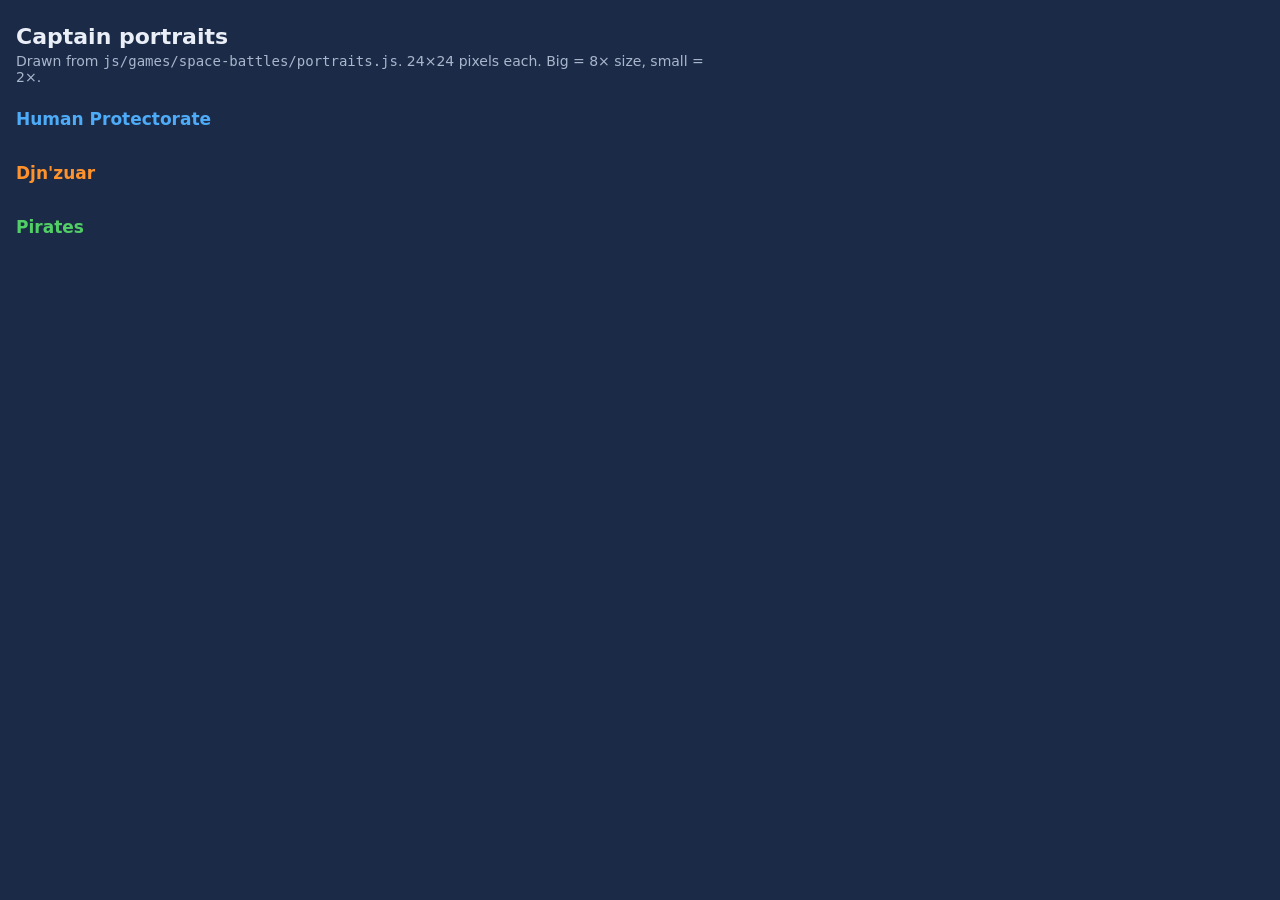
<file: docs/captain-portraits.html>
<!doctype html>
<html lang="en">
<head>
<meta charset="utf-8">
<meta name="viewport" content="width=device-width, initial-scale=1">
<title>Captain Portraits</title>
<style>
  body { margin: 0; padding: 24px 16px; background: #1b2a47; color: #e9eef7; font-family: system-ui, sans-serif; }
  h1 { margin: 0 0 4px; font-size: 22px; }
  h2 { font-size: 17px; margin: 24px 0 10px; }
  .prot h2 { color: #4dabf7; } .djn h2 { color: #ff922b; } .pir h2 { color: #51cf66; }
  p.note { margin: 0 0 8px; color: #a9b6cc; font-size: 14px; max-width: 700px; }
  .row { display: flex; flex-wrap: wrap; gap: 14px; }
  .card { background: #13203a; border-radius: 8px; padding: 12px; text-align: center; width: 250px; }
  .pics { display: flex; align-items: flex-end; justify-content: center; gap: 12px; margin-bottom: 8px; }
  canvas { image-rendering: pixelated; background: #0c1528; border-radius: 4px; }
  .card b { display: block; font-size: 14px; }
  .card span { font-size: 12px; color: #a9b6cc; }
</style>
</head>
<body>
<h1>Captain portraits</h1>
<p class="note">Drawn from <code>js/games/space-battles/portraits.js</code>. 24×24 pixels each.
Big = 8× size, small = 2×.</p>
<div class="prot"><h2>Human Protectorate</h2><div class="row" id="prot"></div></div>
<div class="djn"><h2>Djn'zuar</h2><div class="row" id="djn"></div></div>
<div class="pir"><h2>Pirates</h2><div class="row" id="pir"></div></div>
<script type="module">
  import { PORTRAITS, PORTRAIT_SIZE, drawPortrait } from '../js/games/space-battles/portraits.js';
  import { CAPTAINS } from '../js/games/space-battles/data.js';

  const PROT = ['shuna', 'verity', 'shrike', 'amelia', 'flaggs', 'kairos', 'fiona'];
  const PIR = ['mal', 'liuBei', 'flerf', 'rzen', 'kajik'];

  function draw(id, scale) {
    const cv = document.createElement('canvas');
    cv.width = cv.height = PORTRAIT_SIZE * scale;
    drawPortrait(cv.getContext('2d'), id, 0, 0, scale);
    return cv;
  }

  for (const [id, rows] of Object.entries(PORTRAITS)) {
    rows.forEach((r, i) => { if (r.length !== PORTRAIT_SIZE) console.warn(id, 'row', i, 'is', r.length, 'wide'); });
    if (rows.length !== PORTRAIT_SIZE) console.warn(id, 'has', rows.length, 'rows');
    const card = document.createElement('div');
    card.className = 'card';
    const pics = document.createElement('div');
    pics.className = 'pics';
    pics.append(draw(id, 8), draw(id, 2));
    card.append(pics);
    const cap = CAPTAINS[id];
    card.insertAdjacentHTML('beforeend', cap ? `<b>${cap.name}</b><span>${cap.desc}</span>` : `<b>${id}</b>`);
    document.getElementById(PROT.includes(id) ? 'prot' : PIR.includes(id) ? 'pir' : 'djn').append(card);
  }
</script>
</body>
</html>
</file>
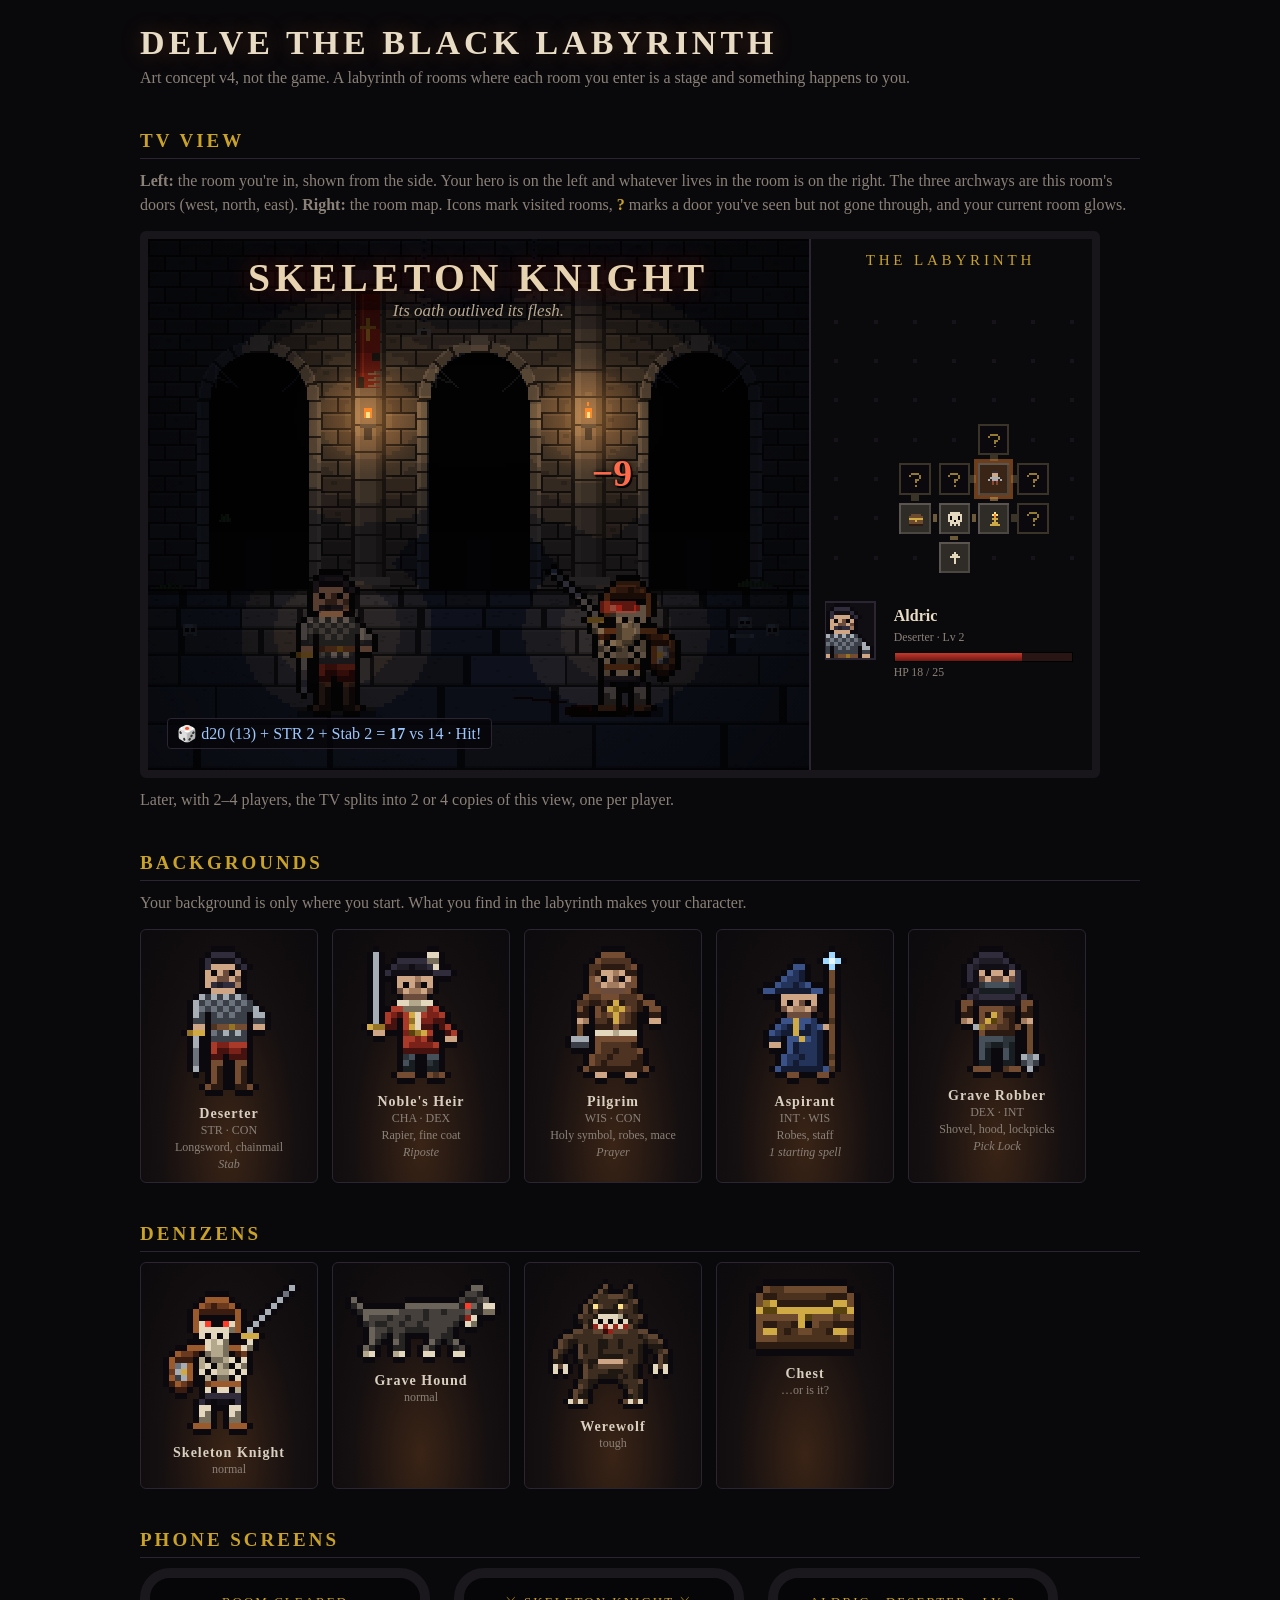
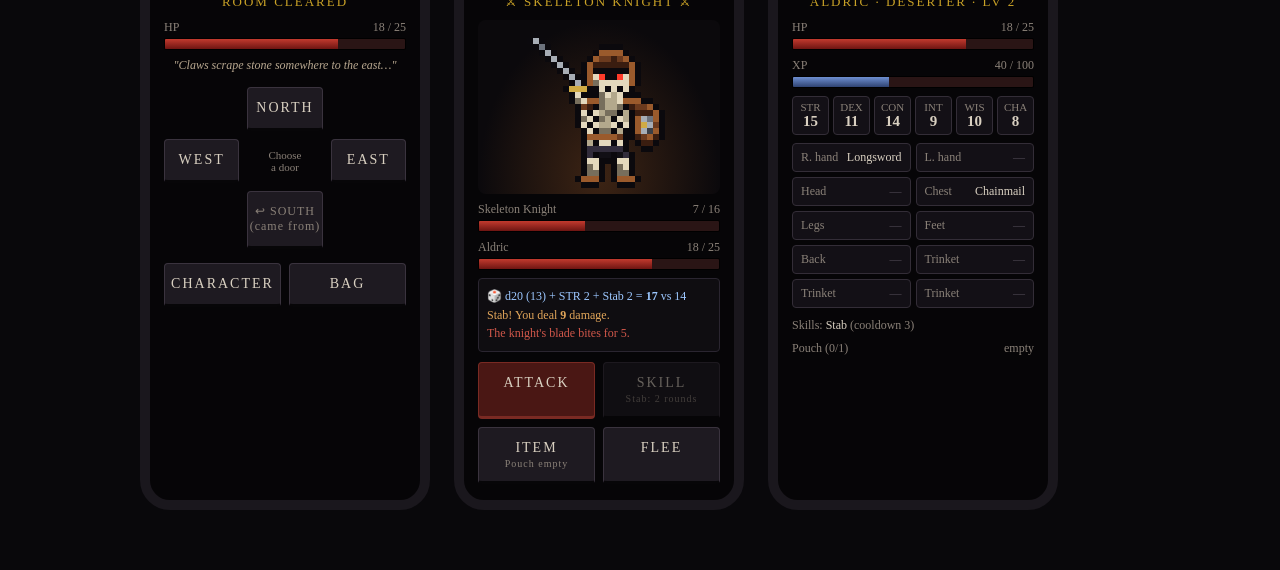
<file: docs/delve-art-concept.html>
<!doctype html>
<html lang="en">
<head>
<meta charset="utf-8">
<meta name="viewport" content="width=device-width, initial-scale=1">
<title>Delve – art concept</title>
<style>
  :root { --bg:#09080b; --panel:#131116; --line:#2a2530; --text:#d9d0c1; --dim:#8a8178; --gold:#c9a227; }
  * { box-sizing:border-box; }
  body { margin:0; background:var(--bg); color:var(--text); font-family:Georgia, 'Times New Roman', serif; padding:24px 16px 60px; }
  .wrap { max-width:1000px; margin:0 auto; }
  h1 { font-size:34px; letter-spacing:4px; margin:0 0 4px; color:#e8dcc4; text-shadow:0 0 22px rgba(255,140,60,.25); }
  h2 { font-size:19px; letter-spacing:3px; color:var(--gold); margin:40px 0 10px; border-bottom:1px solid var(--line); padding-bottom:6px; }
  p.note { color:var(--dim); margin:4px 0 14px; line-height:1.5; }
  canvas { image-rendering:pixelated; image-rendering:crisp-edges; display:block; }

  /* TV */
  .tvbox { position:relative; width:960px; max-width:100%; border:8px solid #18151b; border-radius:6px; background:#000; container-type:inline-size; }
  #tv { width:100%; height:auto; }
  .ov { position:absolute; pointer-events:none; }
  .banner { left:0; width:70%; top:3%; text-align:center; }
  .banner b { display:block; font-size:4.2cqw; letter-spacing:.5cqw; color:#e8d3b0; text-shadow:0 0 1cqw #000, 0 0 2cqw rgba(160,30,20,.6); }
  .banner span { font-size:1.8cqw; color:#b8a890; font-style:italic; text-shadow:0 0 .6cqw #000; }
  .dmg { left:47%; top:40%; font-size:4cqw; font-weight:bold; color:#ff6a4a; text-shadow:0 0 .5cqw #000, .2cqw .2cqw 0 #000; animation:rise 1.8s ease-out infinite; }
  @keyframes rise { 0% { transform:translateY(2cqw); opacity:0; } 15% { opacity:1; } 70% { opacity:1; } 100% { transform:translateY(-4cqw); opacity:0; } }
  .roll { left:2%; bottom:4%; font-size:1.7cqw; color:#9cc7ff; background:rgba(6,5,8,.75); border:1px solid #2a2530; padding:.5cqw 1cqw; border-radius:.4cqw; }
  .maptitle { left:70%; width:30%; top:2.4%; text-align:center; font-size:1.6cqw; letter-spacing:.4cqw; color:var(--gold); }
  .status { left:79%; top:69%; width:19%; font-size:1.5cqw; line-height:1.35; }
  .status b { color:#e8dcc4; font-size:1.7cqw; display:block; }
  .status .hp { height:1.1cqw; background:#2a1515; border:1px solid #000; margin-top:.6cqw; }
  .status .hp i { display:block; height:100%; width:72%; background:linear-gradient(#c23a2e,#6e1512); }
  .status small { color:var(--dim); }

  .grid { display:flex; flex-wrap:wrap; gap:14px; }
  .card { background:radial-gradient(ellipse at 50% 85%, #3a2416 0%, #140f10 55%, #0c0a0d 100%); border:1px solid var(--line); border-radius:6px; padding:16px 12px 10px; text-align:center; width:178px; }
  .card canvas { margin:0 auto 10px; }
  .card b { display:block; font-size:14px; letter-spacing:1px; }
  .card span { font-size:12px; color:var(--dim); display:block; line-height:1.4; }

  .phones { display:flex; flex-wrap:wrap; gap:24px; }
  .phone { width:290px; background:#060507; border:10px solid #1a171d; border-radius:30px; padding:16px 14px; font-size:14px; }
  .phone .title { text-align:center; letter-spacing:2px; color:var(--gold); font-size:13px; margin-bottom:10px; }
  .bar { height:12px; background:#2a1515; border:1px solid #000; border-radius:2px; overflow:hidden; margin:3px 0 8px; }
  .bar i { display:block; height:100%; background:linear-gradient(#c23a2e,#6e1512); }
  .bar.xp i { background:linear-gradient(#6e8fd1,#2f4372); }
  .row { display:flex; justify-content:space-between; font-size:12px; color:var(--dim); }
  .foe { display:flex; justify-content:center; background:radial-gradient(ellipse at 50% 90%, #3d2414 0%, #0b090c 70%); border-radius:8px; padding:12px 0 6px; margin-bottom:8px; }
  .log { background:#0f0d11; border:1px solid var(--line); border-radius:4px; padding:8px; font-size:12px; line-height:1.55; margin:8px 0 10px; }
  .log .hit { color:#e2a65a; } .log .roll2 { color:#9cc7ff; } .log .hurt { color:#d0574a; }
  .btns { display:grid; grid-template-columns:1fr 1fr; gap:8px; }
  .btn { background:#1e1a21; border:1px solid #3a333e; border-bottom:3px solid #070608; text-align:center; padding:12px 0; border-radius:4px; letter-spacing:2px; }
  .btn small { display:block; font-size:10px; letter-spacing:1px; color:var(--dim); margin-top:2px; }
  .btn.red { background:#4a1714; border-color:#7a2a23; }
  .btn.cd { opacity:.45; }
  .btn.back { color:var(--dim); font-size:12px; letter-spacing:1px; }
  .compass { display:grid; grid-template-columns:repeat(3, 1fr); gap:8px; margin:14px 0; }
  .compass .mid { display:flex; align-items:center; justify-content:center; font-size:11px; color:var(--dim); text-align:center; }
  .stats { display:grid; grid-template-columns:repeat(6, 1fr); gap:4px; text-align:center; margin:8px 0; }
  .stats div { background:#131016; border:1px solid #332d37; border-radius:4px; padding:4px 0; font-size:11px; color:var(--dim); }
  .stats b { display:block; color:var(--text); font-size:15px; }
  .slots { display:grid; grid-template-columns:repeat(2, 1fr); gap:5px; font-size:12px; }
  .slots div { background:#131016; border:1px solid #332d37; border-radius:4px; padding:6px 8px; color:var(--dim); }
  .slots div b { color:var(--text); font-weight:normal; float:right; }
  .slots div.empty b { color:#4c4550; }
  .hint { font-size:12px; color:#b8a890; font-style:italic; text-align:center; margin:6px 0 2px; }
  .skills { font-size:12px; color:var(--dim); margin-top:10px; }
  .skills b { color:var(--text); font-weight:normal; }
</style>
</head>
<body>
<div class="wrap">
  <h1>DELVE THE BLACK LABYRINTH</h1>
  <p class="note">Art concept v4, not the game. A labyrinth of rooms where each room you enter is a stage and something happens to you.</p>

  <h2>TV VIEW</h2>
  <p class="note"><b>Left:</b> the room you're in, shown from the side. Your hero is on the left and whatever lives in the room is on the right. The three archways are this room's doors (west, north, east). <b>Right:</b> the room map. Icons mark visited rooms, <b style="color:#c9a227">?</b> marks a door you've seen but not gone through, and your current room glows.</p>
  <div class="tvbox">
    <canvas id="tv"></canvas>
    <div class="ov banner"><b>SKELETON KNIGHT</b><span>Its oath outlived its flesh.</span></div>
    <div class="ov dmg">−9</div>
    <div class="ov roll">🎲 d20 (13) + STR 2 + Stab 2 = <b>17</b> vs 14 · Hit!</div>
    <div class="ov maptitle">THE LABYRINTH</div>
    <div class="ov status"><b>Aldric</b><small>Deserter · Lv 2</small><div class="hp"><i></i></div><small>HP 18 / 25</small></div>
  </div>
  <p class="note" style="margin-top:10px">Later, with 2–4 players, the TV splits into 2 or 4 copies of this view, one per player.</p>

  <h2>BACKGROUNDS</h2>
  <p class="note">Your background is only where you start. What you find in the labyrinth makes your character.</p>
  <div class="grid" id="heroes"></div>

  <h2>DENIZENS</h2>
  <div class="grid" id="monsters"></div>

  <h2>PHONE SCREENS</h2>
  <div class="phones">
    <div class="phone">
      <div class="title">ROOM CLEARED</div>
      <div class="row"><span>HP</span><span>18 / 25</span></div>
      <div class="bar"><i style="width:72%"></i></div>
      <div class="hint">"Claws scrape stone somewhere to the east…"</div>
      <div class="compass">
        <div></div><div class="btn">NORTH</div><div></div>
        <div class="btn">WEST</div><div class="mid">Choose<br>a door</div><div class="btn">EAST</div>
        <div></div><div class="btn back">↩ SOUTH<br>(came from)</div><div></div>
      </div>
      <div class="btns"><div class="btn">CHARACTER</div><div class="btn">BAG</div></div>
    </div>

    <div class="phone">
      <div class="title">⚔ SKELETON KNIGHT ⚔</div>
      <div class="foe" id="foe"></div>
      <div class="row"><span>Skeleton Knight</span><span>7 / 16</span></div>
      <div class="bar"><i style="width:44%"></i></div>
      <div class="row"><span>Aldric</span><span>18 / 25</span></div>
      <div class="bar"><i style="width:72%"></i></div>
      <div class="log">
        <div class="roll2">🎲 d20 (13) + STR 2 + Stab 2 = <b>17</b> vs 14</div>
        <div class="hit">Stab! You deal <b>9</b> damage.</div>
        <div class="hurt">The knight's blade bites for 5.</div>
      </div>
      <div class="btns">
        <div class="btn red">ATTACK</div>
        <div class="btn cd">SKILL<small>Stab: 2 rounds</small></div>
        <div class="btn">ITEM<small>Pouch empty</small></div>
        <div class="btn">FLEE</div>
      </div>
    </div>

    <div class="phone">
      <div class="title">ALDRIC · DESERTER · LV 2</div>
      <div class="row"><span>HP</span><span>18 / 25</span></div>
      <div class="bar"><i style="width:72%"></i></div>
      <div class="row"><span>XP</span><span>40 / 100</span></div>
      <div class="bar xp"><i style="width:40%"></i></div>
      <div class="stats">
        <div>STR<b>15</b></div><div>DEX<b>11</b></div><div>CON<b>14</b></div>
        <div>INT<b>9</b></div><div>WIS<b>10</b></div><div>CHA<b>8</b></div>
      </div>
      <div class="slots">
        <div>R. hand <b>Longsword</b></div><div class="empty">L. hand <b>—</b></div>
        <div class="empty">Head <b>—</b></div><div>Chest <b>Chainmail</b></div>
        <div class="empty">Legs <b>—</b></div><div class="empty">Feet <b>—</b></div>
        <div class="empty">Back <b>—</b></div><div class="empty">Trinket <b>—</b></div>
        <div class="empty">Trinket <b>—</b></div><div class="empty">Trinket <b>—</b></div>
      </div>
      <div class="skills">Skills: <b>Stab</b> (cooldown 3)</div>
      <div class="row" style="margin-top:8px"><span>Pouch (0/1)</span><span>empty</span></div>
    </div>
  </div>
</div>

<script>
// ---------- materials: [shadow, mid, light] ----------
// lowercase = auto-shaded (light from top-left), UPPERCASE = forced shadow tone,
// k = drawn black, glow letters are flat. Outlines are added automatically.
const RAMP = {
  a: ['#3a3e46', '#6c727c', '#a7adb5'], // steel
  r: ['#45120f', '#7a2219', '#a93a2a'], // red cloth
  l: ['#2a1a12', '#4e3222', '#744c32'], // leather / brown robe
  c: ['#181d21', '#2c3439', '#45505a'], // dark cloth
  s: ['#6b4c3c', '#a27a5e', '#cfa685'], // skin
  b: ['#776e5c', '#b3a88c', '#e3d8bd'], // bone / linen / rope
  y: ['#57410f', '#957525', '#d0ab45'], // brass / gold
  h: ['#110f15', '#1f1c26', '#312c3b'], // black hood / hair
  u: ['#141c33', '#24335a', '#3b5288'], // apprentice blue
  t: ['#3a1d10', '#6b3a1e', '#9a5a2c'], // rust
  m: ['#1f1712', '#3d2c20', '#5e4532'], // dark fur
  d: ['#3a0909', '#6b1410', '#962219'], // blood
  n: ['#262422', '#45403b', '#6a635a'], // mangy gray hide
  w: ['#2b1b10', '#4b321f', '#6d4a2d'], // wood
};
const FLAT = { k: '#0b090d', f: '#ff8a2a', q: '#ffe38a', g: '#8dff62', e: '#ff3b2a', v: '#9fd8ff', V: '#e6f6ff' };
const OUTLINE = '#0b090d';

const SPR = {
  deserter: [
    "......hhhh........",
    ".....hhhhhh.......",
    ".....hsssshh......",
    ".....skssks.......",
    ".....ssssss.......",
    ".....shhhhs.......",
    "......ssss........",
    "....aAaAaAaA......",
    "...aAaAaAaAaA.....",
    "...aaAaAaAaAaa....",
    "...aa.AaAaAa.aa...",
    "...aa.aAaAaA.aa...",
    "...ss.lllyll.ss...",
    "..yyy.aAaAaA......",
    "...a..aAaAaA......",
    "...a..rrrrrr......",
    "...a..rrRrrr......",
    "...a..rr.rRr......",
    "...a..ll..ll......",
    "...a..ll..ll......",
    "......ll..ll......",
    "......ll..ll......",
    ".....lll..lll.....",
  ],
  noble: [
    ".a........bb......",
    ".a...hhhhhbb......",
    ".a..hhhhhhhb......",
    ".a.hhhhhhhhhhh....",
    ".a...ssssss.......",
    ".a...skssks.......",
    ".a...ssssss.......",
    ".a....sSSs........",
    ".a...bbbbbb.......",
    ".a..rrbbbbrr......",
    ".a.rrrrybrrrr.....",
    ".a.rr.rybrrrr.....",
    "yyyrr.rybrr.rr....",
    ".ss...ryyyr..rr...",
    "......rrrrr..ss...",
    "......rrrrrr......",
    "......rrRrrr......",
    "......cc..cc......",
    "......cc..cc......",
    "......cc..cc......",
    ".....lll..lll.....",
  ],
  pilgrim: [
    ".......llll.......",
    "......llllll......",
    ".....llllllll.....",
    ".....llssssll.....",
    ".....lskssksl.....",
    ".....lssssssl.....",
    ".....llsSSsll.....",
    "....llllllllll....",
    "...llllllyllllll..",
    "...ll.llyyylll.ll.",
    "...ll.lllylll..ll.",
    "...ss.lllylll..ss.",
    "...w..lllllll.....",
    "...w..bbbbbbb.....",
    "..aaa.lllllll.....",
    "..aAa.lllllll.....",
    "......llllllll....",
    ".....lllLlllll....",
    ".....llLllllLl....",
    "....lllLllllLll...",
    "......ss...ss.....",
  ],
  aspirant: [
    ".............v....",
    "............vVv...",
    ".......uu....v....",
    "......uuu....w....",
    ".....uuuu....w....",
    "....uuuuuu...w....",
    "..uuuuuuuuuu.w....",
    ".....ssssss..w....",
    ".....skssks..w....",
    ".....ssssss..w....",
    "......ssss...w....",
    ".....uuyuuu..w....",
    "....uuuyuuuusw....",
    "...uuuuyuuuu.w....",
    "...uu.uuyuuu.w....",
    "...ss.uuuuuu.w....",
    "......uuuuuu.w....",
    ".....uuuUuuu.w....",
    ".....uuUuuuU.w....",
    "....uuuUuuuUuw....",
    "......ll...ll.....",
  ],
  graverobber: [
    "......hhhh........",
    ".....hhhhhh.......",
    "....hhhhhhhh......",
    "....hhskssksh.....",
    "....hhssssssh.....",
    "....hhcccccch.....",
    ".....hcccccch.....",
    "....hhhhhhhhhh....",
    "...llhhhhhhhhll...",
    "...ll.llllll.ll...",
    "...ll.llylll.ll...",
    "...ss.lyylll.ss...",
    ".....ayllllll.w...",
    "......llllll..w...",
    "......cccccc..w...",
    "......cccccc..w...",
    "......cc..cc..w...",
    "......cc..cc.aaa..",
    "......cc..cc.aaa..",
    ".....lll..lll.a...",
  ],
  skeleton: [
    ".....................a",
    "....................a.",
    ".......tttt........a..",
    "......tttttt......a...",
    ".....tttttttt....a....",
    ".....tkkkkkkt...a.....",
    ".....tbekkebt..a......",
    ".....tbbbbbbt.a.......",
    "......bkbkbk.yyy......",
    ".......bbbb...b.......",
    "....tttbbbbttbb.......",
    "..ttttkbbbbktt........",
    ".tttt.bkbbbbkb........",
    ".taat.bbkbbkbb........",
    ".tayt.bkbbbbkb........",
    ".taat..bkbbkb.........",
    ".tttt..tttttt.........",
    "..tt...b.bb.b.........",
    ".......hhhhhh.........",
    "......hh.hh.h.........",
    "......bb...bb.........",
    "......bb...bb.........",
    "......bb...bb.........",
    ".....ttt...ttt........",
  ],
  werewolf: [
    "..........m....m........",
    ".........mm...mm........",
    "........mmmmmmmm........",
    ".......mmmmmmmmmm.......",
    "......mmqmmmmqmmm.......",
    "......mmmmmmmmmmm.......",
    ".....mmmMbbbbbMmmm......",
    ".....mmMbkbkbkbMmm......",
    "......mmdbdbdbdmm.......",
    "....mmmmmmddmmmmmmm.....",
    "..mmmmmmmmmmmmmmmmmmm...",
    ".mmmmmmmmMmmmMmmmmmmmm..",
    ".mmm.mmmmmMmmMmmmm.mmm..",
    "mmm..mmmmmmmmmmmmm..mmm.",
    "mm...mmmmmmmmmmmmm...mm.",
    "mm...mmmmsssssmmmm...mm.",
    "bmb...mmmmmmmmmmm...bmb.",
    "b.b...mmmmmmmmmmm...b.b.",
    "......mmmmMmmmmmm.......",
    ".....mmmm....mmmmm......",
    ".....mmm......mmmm......",
    "....mmm........mmm......",
    "....mmm........mmm......",
    "...bmbm.......mbmb......",
  ],
  hound: [
    "....................nn..",
    "...................nnn..",
    "n.................nnnnn.",
    "nn.......nnnnnnnnnnennbb",
    ".nnnnnnnnnnnnnnnnnnnnnbb",
    "..nnnnNnnNnnNnnnnnndbk..",
    "..nnnNnnNnnNnnnnnn.bb...",
    "...nnnnnnnnnnnnnn.......",
    "...nnn.nn....nnnn.......",
    "...nn..nn....nn.nn......",
    "..nn...nn...nn...nn.....",
    "..bb...bb...bb...bb.....",
  ],
  chest: [
    "..wwwwwwwwwwww..",
    ".wwwwwwwwwwwwww.",
    ".wyywwwwwwwwyyw.",
    ".yyyyyyyyyyyyyy.",
    ".wwwwwwyywwwwww.",
    ".wwwwwwykwwwwww.",
    ".wyywwwwwwwwyyw.",
    ".wwwwwwwwwwwwww.",
    ".WWWWWWWWWWWWWW.",
  ],
};

// ---------- sprite builder: auto shading + outline ----------
function hash(x, y, k = 0) { let h = (x * 374761393 + y * 668265263 + k * 1442695041) | 0; h = (h ^ (h >>> 13)) * 1274126177; return ((h ^ (h >>> 16)) >>> 0) / 4294967295; }
const cache = {};
function sprite(id) {
  if (cache[id]) return cache[id];
  const rows = SPR[id];
  const w = Math.max(...rows.map(r => r.length)) + 2, h = rows.length + 2;
  const at = (x, y) => (rows[y - 1] || '')[x - 1] || '.';
  const cv = document.createElement('canvas'); cv.width = w; cv.height = h;
  const g = cv.getContext('2d');
  for (let y = 0; y < h; y++) for (let x = 0; x < w; x++) {
    const ch = at(x, y);
    let col = null;
    if (ch === '.') {
      if ([[1,0],[-1,0],[0,1],[0,-1]].some(([dx, dy]) => at(x + dx, y + dy) !== '.')) col = OUTLINE;
    } else if (FLAT[ch]) col = FLAT[ch];
    else {
      const m = ch.toLowerCase(), ramp = RAMP[m];
      if (!ramp) { console.warn('unknown letter', ch, id); continue; }
      const same = (dx, dy) => at(x + dx, y + dy).toLowerCase() === m;
      let t;
      if (ch !== m) t = 0;
      else if (!same(0, -1)) t = 2;
      else if (!same(1, 0) && !same(-1, 0)) t = 2; // 1px-wide parts (blades, staffs) stay bright
      else if (!same(1, 0) || !same(0, 1)) t = 0;
      else if (!same(-1, 0)) t = 2;
      else t = 1;
      if (ch === m && hash(x, y, id.length) < .12) t = Math.max(0, t - 1);
      col = ramp[t];
    }
    if (col) { g.fillStyle = col; g.fillRect(x, y, 1, 1); }
  }
  return (cache[id] = cv);
}
function scaled(id, s, flip = false) {
  const src = sprite(id), cv = document.createElement('canvas');
  cv.width = src.width * s; cv.height = src.height * s;
  const g = cv.getContext('2d'); g.imageSmoothingEnabled = false;
  if (flip) { g.translate(cv.width, 0); g.scale(-1, 1); }
  g.drawImage(src, 0, 0, cv.width, cv.height);
  return cv;
}
function card(parent, id, name, sub, s = 6) {
  const d = document.createElement('div'); d.className = 'card';
  d.appendChild(scaled(id, s));
  d.insertAdjacentHTML('beforeend', `<b>${name}</b><span>${sub}</span>`);
  document.getElementById(parent).appendChild(d);
}
card('heroes', 'deserter', 'Deserter', 'STR · CON<br>Longsword, chainmail<br><i>Stab</i>');
card('heroes', 'noble', "Noble's Heir", 'CHA · DEX<br>Rapier, fine coat<br><i>Riposte</i>');
card('heroes', 'pilgrim', 'Pilgrim', 'WIS · CON<br>Holy symbol, robes, mace<br><i>Prayer</i>');
card('heroes', 'aspirant', 'Aspirant', 'INT · WIS<br>Robes, staff<br><i>1 starting spell</i>');
card('heroes', 'graverobber', 'Grave Robber', 'DEX · INT<br>Shovel, hood, lockpicks<br><i>Pick Lock</i>');
card('monsters', 'skeleton', 'Skeleton Knight', 'normal');
card('monsters', 'hound', 'Grave Hound', 'normal');
card('monsters', 'werewolf', 'Werewolf', 'tough', 5);
card('monsters', 'chest', 'Chest', '…or is it?', 7);
document.getElementById('foe').appendChild(scaled('skeleton', 6, true));

// ================= TV =================
const W = 480, H = 270, SW = 336; // whole TV, scene width
const tv = document.getElementById('tv'); tv.width = W; tv.height = H;
const ctx = tv.getContext('2d'); ctx.imageSmoothingEnabled = false;

// ----- static room scene (fully lit colors; lighting is multiplied on top) -----
const scene = document.createElement('canvas'); scene.width = SW; scene.height = H;
const s = scene.getContext('2d');
const P = (c, x, y, w = 1, h = 1) => { s.fillStyle = c; s.fillRect(x, y, w, h); };
const pick = (arr, r) => arr[Math.floor(r * arr.length)];
const FLOOR_Y = 178;
const BRICK = ['#5a544c', '#524c45', '#615a51', '#4b4640', '#57514a'];
const STONE = ['#6a6c72', '#62646b', '#70727a', '#5c5e65', '#68645f'];

// back wall bricks
P('#1d1b19', 0, 0, SW, FLOOR_Y);
for (let r = 0; r * 8 < FLOOR_Y; r++) {
  const off = (r % 2) * 8;
  for (let c = -1; c * 16 < SW; c++) {
    const x = c * 16 + off, y = r * 8;
    P(pick(BRICK, hash(c, r, 3)), x + 1, y + 1, 15, 7);
    P('rgba(255,240,220,.08)', x + 1, y + 1, 15, 1);
    if (hash(c, r, 4) > .7) P('rgba(0,0,0,.18)', x + 2 + Math.floor(hash(c, r, 5) * 10), y + 3, 3, 2);
  }
}
// arches (doorways): west, north, east
const ARCH = [{ cx: 56 }, { cx: 168 }, { cx: 280 }];
const SPRING = 82, RI = 25, RO = 31;
ARCH.forEach(({ cx }, ai) => {
  for (let y = SPRING - RO; y < FLOOR_Y; y++) for (let x = cx - RO; x <= cx + RO; x++) {
    const dx = x - cx, dy = y - SPRING;
    const dist = y <= SPRING ? Math.hypot(dx, dy) : Math.abs(dx);
    if (dist <= RI) P(y > FLOOR_Y - 30 ? '#0a090d' : '#060509', x, y);
    else if (dist <= RO) {
      const seg = y <= SPRING ? Math.floor((Math.atan2(dy, dx) + Math.PI) / (Math.PI / 9)) : Math.floor((y - SPRING) / 9) + 20;
      const edge = y <= SPRING ? ((Math.atan2(dy, dx) + Math.PI) % (Math.PI / 9)) < .05 : (y - SPRING) % 9 === 0;
      P(edge ? '#2a2724' : (hash(seg, ai, 9) > .5 ? '#7a756c' : '#706a62'), x, y);
      if (dist > RO - 1.2 && !edge) P('#8d877d', x, y);
    }
  }
  P('#8a847a', cx - 4, SPRING - RO - 2, 9, 8); P('#2a2724', cx - 4, SPRING - RO + 6, 9, 1);
  for (let i = 0; i < 12; i++) { P('rgba(220,215,200,.35)', cx - RI + 3 + i, SPRING - 18 + i, 1, 1); P('rgba(220,215,200,.3)', cx - RI + 3, SPRING - 18 + i, 1, 1); }
  for (let i = 0; i < 8; i++) P('rgba(220,215,200,.3)', cx - RI + 3 + i, SPRING - 12 + Math.floor(i * .4), 1, 1);
  for (let i = 0; i < 10; i++) P('rgba(220,215,200,.3)', cx + RI - 4 - i, SPRING - 14 + i, 1, 1);
  P('#0e0c11', cx - 7, FLOOR_Y - 26, 14, 26); P('#15121a', cx - 6, FLOOR_Y - 25, 12, 25);
});
// pillars with capitals
[112, 224].forEach((px, i) => {
  P('#2a2724', px - 9, 22, 18, FLOOR_Y - 22);
  for (let y = 24; y < FLOOR_Y; y++) {
    P('#77716a', px - 7, y, 3, 1); P('#68625b', px - 4, y, 8, 1); P('#4e4943', px + 4, y, 3, 1);
    if ((y - 24) % 14 === 0) P('#2a2724', px - 7, y, 14, 1);
  }
  P('#827c72', px - 11, 16, 22, 6); P('#5e5952', px - 11, 21, 22, 2); P('#2a2724', px - 11, 23, 22, 1);
  P('#827c72', px - 11, FLOOR_Y - 6, 22, 6); P('#5e5952', px - 11, FLOOR_Y - 2, 22, 2);
  P('#2b2e33', px - 2, 96, 4, 6); P('#3a3e46', px - 4, 94, 8, 2);
  if (i === 0) {
    for (let y = 26; y < 76; y++) {
      const w = y > 66 ? 12 - (y % 3) * 3 : 12;
      P(y < 28 ? '#2b1b10' : '#6b1a15', px - 6, y, w, 1);
      if (y >= 28) { P('#4a120f', px - 6, y, 2, 1); P('#8a2a1e', px - 3, y, 1, 1); }
    }
    for (let y = 40; y < 52; y++) P('#957525', px - 1, y, 2, 1);
    P('#957525', px - 4, 44, 8, 2);
    P('#1d1b19', px + 2, 58, 4, 4); P('#1d1b19', px - 5, 70, 3, 6);
  }
});
// hanging chains
[[140, 46], [196, 34]].forEach(([cx, len]) => {
  for (let y = 0; y < len; y += 4) { P('#4a4d54', cx - 1, y, 3, 3); P('#1d1b19', cx, y + 1, 1, 1); }
  P('#5a5e66', cx - 3, len, 7, 3); P('#1d1b19', cx - 1, len + 1, 3, 2);
});
// floor flagstones with perspective rows
P('#202024', 0, FLOOR_Y, SW, H - FLOOR_Y);
let fy = FLOOR_Y, row = 0;
for (const rh of [9, 11, 13, 16, 19, 23, 27]) {
  const bw = 22 + row * 9, off = Math.floor(hash(row, 1, 2) * bw);
  for (let x = -off; x < SW; x += bw) {
    const w = bw - 1 - Math.floor(hash(x, row, 6) * 4);
    P(pick(STONE, hash(x, row, 7)), x + 1, fy + 1, w, rh - 1);
    P('rgba(255,255,255,.07)', x + 1, fy + 1, w, 1);
    P('rgba(0,0,0,.25)', x + 1, fy + rh - 1, w, 1);
    for (let k = 0; k < 6; k++) P('rgba(0,0,0,.15)', x + 2 + Math.floor(hash(x, row, k + 20) * (w - 3)), fy + 2 + Math.floor(hash(row, x, k + 30) * (rh - 3)), 2, 1);
  }
  fy += rh; row++;
}
P('rgba(0,0,0,.55)', 0, FLOOR_Y, SW, 3);
[[4, FLOOR_Y - 4, 14], [90, FLOOR_Y - 3, 9], [300, FLOOR_Y - 5, 18], [36, 140, 6]].forEach(([x, y, w]) => {
  for (let i = 0; i < w; i++) { const hgt = 1 + Math.floor(hash(x + i, y, 4) * 4); P(i % 2 ? '#3d5a28' : '#4f7232', x + i, y + 4 - hgt, 1, hgt); }
});
const blood = (bx, by, w) => { P('#4a0e0c', bx, by, w, 4); P('#4a0e0c', bx + 3, by - 1, w - 6, 6); P('#6b1410', bx + 4, by, w - 10, 2); };
blood(212, 238, 34); for (let i = 0; i < 26; i++) P('#4a0e0c', 186 + i, 233 + Math.floor(i / 9), 2, 1);
[[300, 192], [314, 196], [18, 196]].forEach(([x, y]) => { P('#b3a88c', x, y, 7, 6); P('#e3d8bd', x + 1, y, 4, 2); P('#0b090d', x + 1, y + 2, 2, 2); P('#0b090d', x + 4, y + 2, 2, 2); P('#776e5c', x + 2, y + 5, 3, 1); });
P('#b3a88c', 296, 201, 12, 2); P('#e3d8bd', 296, 201, 2, 2); P('#e3d8bd', 306, 201, 2, 2);

// ----- light map, recomputed every frame (chunky bands) -----
const LB = 2, LW = SW / LB, LH = H / LB;
const lc = document.createElement('canvas'); lc.width = LW; lc.height = LH;
const lctx = lc.getContext('2d'); const img = lctx.createImageData(LW, LH);
const HERO = { id: 'deserter', x: 96, feet: 240 };
const FOE = { id: 'skeleton', x: 238, feet: 240 };
const heroSpr = scaled(HERO.id, 3), foeSpr = scaled(FOE.id, 3, true);
const SCONCES = [{ x: 112, y: 90 }, { x: 224, y: 90 }];

// ----- room map panel -----
const MAPX = 342, MAPY = 34, CELL = 16, GAP = 4;
const ROOMS = {
  '3,6': 'entrance', '3,5': 'skull', '2,5': 'chest', '4,5': 'shrine', '4,4': 'here',
  '3,4': '?', '4,3': '?', '5,4': '?', '2,4': '?', '5,5': '?',
};
const DOORS = [['3,6', '3,5'], ['3,5', '2,5'], ['3,5', '4,5'], ['4,5', '4,4'], ['4,4', '3,4'], ['4,4', '4,3'], ['4,4', '5,4'], ['2,5', '2,4'], ['4,5', '5,5']];
const ICONS = {
  skull:    ['.bbbbb.', 'bbbbbbb', 'bkbbbkb', 'bkbbbkb', 'bbbkbbb', '.bbbbb.', '.b.b.b.'],
  chest:    ['.......', '.wwwww.', 'wwwwwww', 'yyyyyyy', 'wwwywww', 'wwwwwww', 'WWWWWWW'],
  shrine:   ['...q...', '..qfq..', '...f...', '..yyy..', '...y...', '..yyy..', '.yyyyy.'],
  entrance: ['...b...', '..bbb..', '.bbbbb.', '...b...', '...b...', '...b...', '.......'],
  q:        ['.yyyy..', 'y....y.', '.....y.', '...yy..', '...y...', '.......', '...y...'],
  hero:     ['..hhh..', '..sss..', '..sss..', '.aaaaa.', 'a.aaa.a', '..r.r..', '..l.l..'],
};
function iconColor(ch) { return FLAT[ch] || (RAMP[ch.toLowerCase()] || [])[ch === ch.toUpperCase() ? 0 : 2]; }
function drawIcon(g, rows, x, y, a) {
  g.globalAlpha = a;
  rows.forEach((r, ry) => [...r].forEach((ch, rx) => { if (ch === '.') return; g.fillStyle = iconColor(ch); g.fillRect(x + rx, y + ry, 1, 1); }));
  g.globalAlpha = 1;
}
function drawMap(g, t) {
  g.fillStyle = '#0a090c'; g.fillRect(SW, 0, W - SW, H);
  g.fillStyle = '#2a2530'; g.fillRect(SW, 0, 1, H);
  const cx = (k) => MAPX + +k.split(',')[0] * (CELL + GAP), cy = (k) => MAPY + +k.split(',')[1] * (CELL + GAP);
  g.fillStyle = '#16141a';
  for (let y = 0; y < 7; y++) for (let x = 0; x < 7; x++) g.fillRect(MAPX + x * (CELL + GAP) + 7, MAPY + y * (CELL + GAP) + 7, 2, 2);
  DOORS.forEach(([a, b]) => {
    const ax = cx(a) + CELL / 2, ay = cy(a) + CELL / 2, bx = cx(b) + CELL / 2, by = cy(b) + CELL / 2;
    g.fillStyle = (ROOMS[a] === '?' || ROOMS[b] === '?') ? '#3a3328' : '#6a5a3a';
    if (ax === bx) g.fillRect(ax - 2, Math.min(ay, by), 4, Math.abs(by - ay)); else g.fillRect(Math.min(ax, bx), ay - 2, Math.abs(bx - ax), 4);
  });
  Object.entries(ROOMS).forEach(([k, type]) => {
    const x = cx(k), y = cy(k);
    if (type === '?') {
      g.fillStyle = '#0b090d'; g.fillRect(x, y, CELL, CELL);
      g.fillStyle = '#3a3328'; g.fillRect(x, y, CELL, 1); g.fillRect(x, y + CELL - 1, CELL, 1); g.fillRect(x, y, 1, CELL); g.fillRect(x + CELL - 1, y, 1, CELL);
      drawIcon(g, ICONS.q, x + 5, y + 5, .7);
      return;
    }
    g.fillStyle = '#0b090d'; g.fillRect(x - 1, y - 1, CELL + 2, CELL + 2);
    g.fillStyle = '#4a4640'; g.fillRect(x, y, CELL, CELL);
    g.fillStyle = '#5a554e'; g.fillRect(x, y, CELL, 1); g.fillRect(x, y, 1, CELL);
    g.fillStyle = '#2f2c28'; g.fillRect(x + 1, y + 1, CELL - 2, CELL - 2);
    if (type === 'here') {
      const pulse = .55 + .45 * Math.sin(t / 300);
      g.fillStyle = `rgba(255,140,50,${.35 + .4 * pulse})`;
      g.fillRect(x - 2, y - 2, CELL + 4, 2); g.fillRect(x - 2, y + CELL, CELL + 4, 2); g.fillRect(x - 2, y, 2, CELL); g.fillRect(x + CELL, y, 2, CELL);
      g.fillStyle = '#3a2416'; g.fillRect(x + 1, y + 1, CELL - 2, CELL - 2);
      drawIcon(g, ICONS.hero, x + 5, y + 4, 1);
    } else drawIcon(g, ICONS[type], x + 5, y + 5, 1);
  });
  // portrait in the status block
  g.fillStyle = '#2a2530'; g.fillRect(SW + 8, 184, 26, 30);
  g.fillStyle = '#100e12'; g.fillRect(SW + 9, 185, 24, 28);
  g.drawImage(sprite(HERO.id), 5, 0, 12, 14, SW + 9, 185, 24, 28);
}

function frame(t) {
  ctx.globalCompositeOperation = 'source-over';
  ctx.drawImage(scene, 0, 0);
  const sway = Math.round(Math.sin(t / 420) * 1);
  ctx.fillStyle = 'rgba(0,0,0,.45)';
  ctx.fillRect(HERO.x - 20, HERO.feet - 2, 40, 5); ctx.fillRect(FOE.x - 24, FOE.feet - 2, 48, 5);
  ctx.drawImage(heroSpr, Math.round(HERO.x - heroSpr.width / 2), HERO.feet - heroSpr.height + 3);
  ctx.drawImage(foeSpr, Math.round(FOE.x - foeSpr.width / 2) + sway, FOE.feet - foeSpr.height + 3);

  const lights = [
    ...SCONCES.map((L, i) => ({ x: L.x, y: L.y, r: 92 + Math.sin(t / 150 + i * 2) * 3 + (hash(Math.floor(t / 90), i) - .5) * 6, k: 1 })),
    { x: HERO.x, y: HERO.feet - 40, r: 66, k: .55 },
    { x: FOE.x, y: FOE.feet - 40, r: 66, k: .5 },
  ];
  const d = img.data;
  for (let by = 0; by < LH; by++) for (let bx = 0; bx < LW; bx++) {
    const px = bx * LB + 1, py = by * LB + 1;
    let v = 0;
    for (const L of lights) { const dd = Math.hypot(px - L.x, (py - L.y) * 1.15); if (dd < L.r) v += (1 - dd / L.r) * L.k; }
    for (const A of ARCH) { const dx = px - A.cx, dist = py <= SPRING ? Math.hypot(dx, py - SPRING) : Math.abs(dx); if (dist <= RI && py < FLOOR_Y) v *= .25; }
    const q = Math.min(1.15, Math.floor(v * 7) / 6);
    const i = (by * LW + bx) * 4;
    d[i] = Math.min(255, 30 + q * 230); d[i + 1] = Math.min(255, 36 + q * 175); d[i + 2] = Math.min(255, 56 + q * 100); d[i + 3] = 255;
  }
  lctx.putImageData(img, 0, 0);
  ctx.globalCompositeOperation = 'multiply';
  ctx.drawImage(lc, 0, 0, SW, H);
  ctx.globalCompositeOperation = 'lighter';
  SCONCES.forEach(L => {
    const gr = ctx.createRadialGradient(L.x, L.y, 0, L.x, L.y, 30);
    gr.addColorStop(0, 'rgba(255,150,60,.28)'); gr.addColorStop(1, 'rgba(255,150,60,0)');
    ctx.fillStyle = gr; ctx.fillRect(L.x - 30, L.y - 30, 60, 60);
  });
  ctx.globalCompositeOperation = 'source-over';
  // red eye glint on the skeleton
  if (Math.floor(t / 700) % 4 !== 0) {
    ctx.fillStyle = 'rgba(255,59,42,.35)';
    ctx.fillRect(FOE.x - 8, FOE.feet - foeSpr.height + 3 + 7 * 3 - 2, 18, 6);
  }
  SCONCES.forEach((L, i) => {
    const f = Math.floor(t / 100 + i * 2) % 3;
    ctx.fillStyle = '#ff8a2a'; ctx.fillRect(L.x - 2, L.y - 4 - (f === 1 ? 1 : 0), 4, 5);
    ctx.fillStyle = '#ffe38a'; ctx.fillRect(L.x - 1, L.y - 2 - f % 2, 2, 3);
    if (f === 2) { ctx.fillStyle = '#ff8a2a'; ctx.fillRect(L.x + (i ? -1 : 1), L.y - 7, 1, 2); }
  });
  const vg = ctx.createRadialGradient(SW / 2, H * .55, H * .35, SW / 2, H * .55, H * .95);
  vg.addColorStop(0, 'rgba(0,0,0,0)'); vg.addColorStop(1, 'rgba(0,0,0,.6)');
  ctx.fillStyle = vg; ctx.fillRect(0, 0, SW, H);

  drawMap(ctx, t);
  requestAnimationFrame(frame);
}
requestAnimationFrame(frame);
</script>
</body>
</html>
</file>
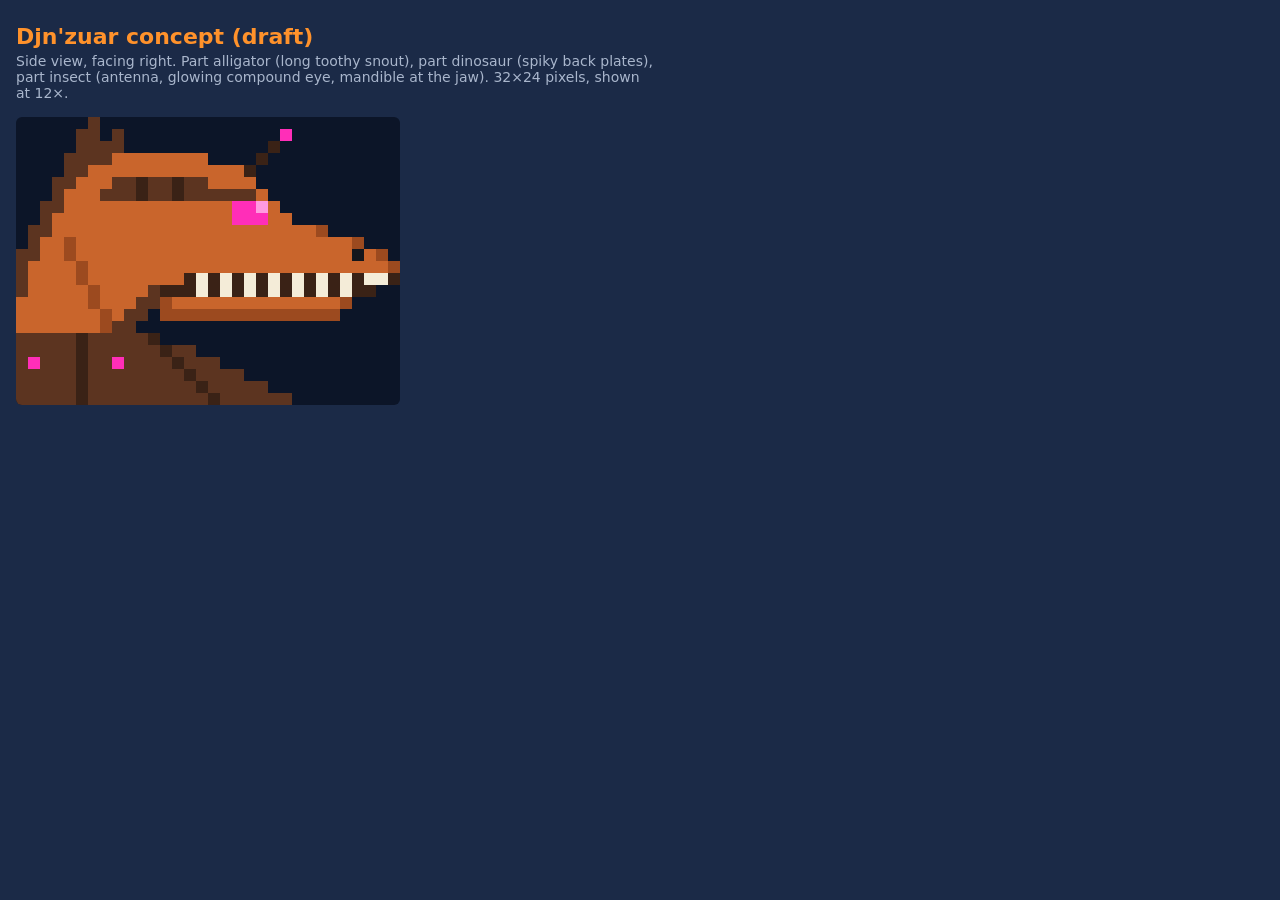
<file: docs/djnzuar-concept.html>
<!doctype html>
<html lang="en">
<head>
<meta charset="utf-8">
<meta name="viewport" content="width=device-width, initial-scale=1">
<title>Djn'zuar Concept</title>
<style>
  body { margin: 0; padding: 24px 16px; background: #1b2a47; color: #e9eef7; font-family: system-ui, sans-serif; }
  h1 { margin: 0 0 4px; font-size: 22px; color: #ff922b; }
  p { margin: 0 0 16px; color: #a9b6cc; font-size: 14px; max-width: 640px; }
  canvas { image-rendering: pixelated; background: #0c1528; border-radius: 6px; max-width: 100%; }
</style>
</head>
<body>
<h1>Djn'zuar concept (draft)</h1>
<p>Side view, facing right. Part alligator (long toothy snout), part dinosaur (spiky back plates),
part insect (antenna, glowing compound eye, mandible at the jaw). 32×24 pixels, shown at 12×.</p>
<canvas id="cv"></canvas>
<script type="module">
  import { PALETTE } from '../js/games/space-battles/sprites.js';
  const PAL = { ...PALETTE, k: '#14161c' };
  const rows = [
    '......O.........................',
    '.....OO.O.............M.........',
    '.....OOOO............d..........',
    '....OOOOHHHHHHHH....d...........',
    '....OOHHHHHHHHHHHHHd............',
    '...OOHHHOOdOOdOOHHHH............',
    '...OHHHOOOdOOdOOOOOOH...........',
    '..OOHHHHHHHHHHHHHHMMPH..........',
    '..OHHHHHHHHHHHHHHHMMMHH.........',
    '.OOHHHHHHHHHHHHHHHHHHHHHHh......',
    '.OHHhHHHHHHHHHHHHHHHHHHHHHHHh...',
    'OOHHhHHHHHHHHHHHHHHHHHHHHHHHkHh.',
    'OHHHHhHHHHHHHHHHHHHHHHHHHHHHHHHh',
    'OHHHHhHHHHHHHHdWdWdWdWdWdWdWdWWd',
    'OHHHHHhHHHHOdddWdWdWdWdWdWdWdd..',
    'HHHHHHhHHHOOhHHHHHHHHHHHHHHh....',
    'HHHHHHHhHOO.hhhhhhhhhhhhhhh.....',
    'HHHHHHHhOO......................',
    'OOOOOdOOOOOd....................',
    'OOOOOdOOOOOOdOO.................',
    'OMOOOdOOMOOOOdOOO...............',
    'OOOOOdOOOOOOOOdOOOO.............',
    'OOOOOdOOOOOOOOOdOOOOO...........',
    'OOOOOdOOOOOOOOOOdOOOOOO.........',
  ];
  rows.forEach((r, i) => { if (r.length !== 32) console.warn('row', i, 'is', r.length, 'wide'); });
  const S = 12, cv = document.getElementById('cv'), ctx = cv.getContext('2d');
  cv.width = 32 * S; cv.height = rows.length * S;
  rows.forEach((r, y) => [...r].forEach((ch, x) => {
    if (!PAL[ch]) return;
    ctx.fillStyle = PAL[ch];
    ctx.fillRect(x * S, y * S, S, S);
  }));
</script>
</body>
</html>
</file>
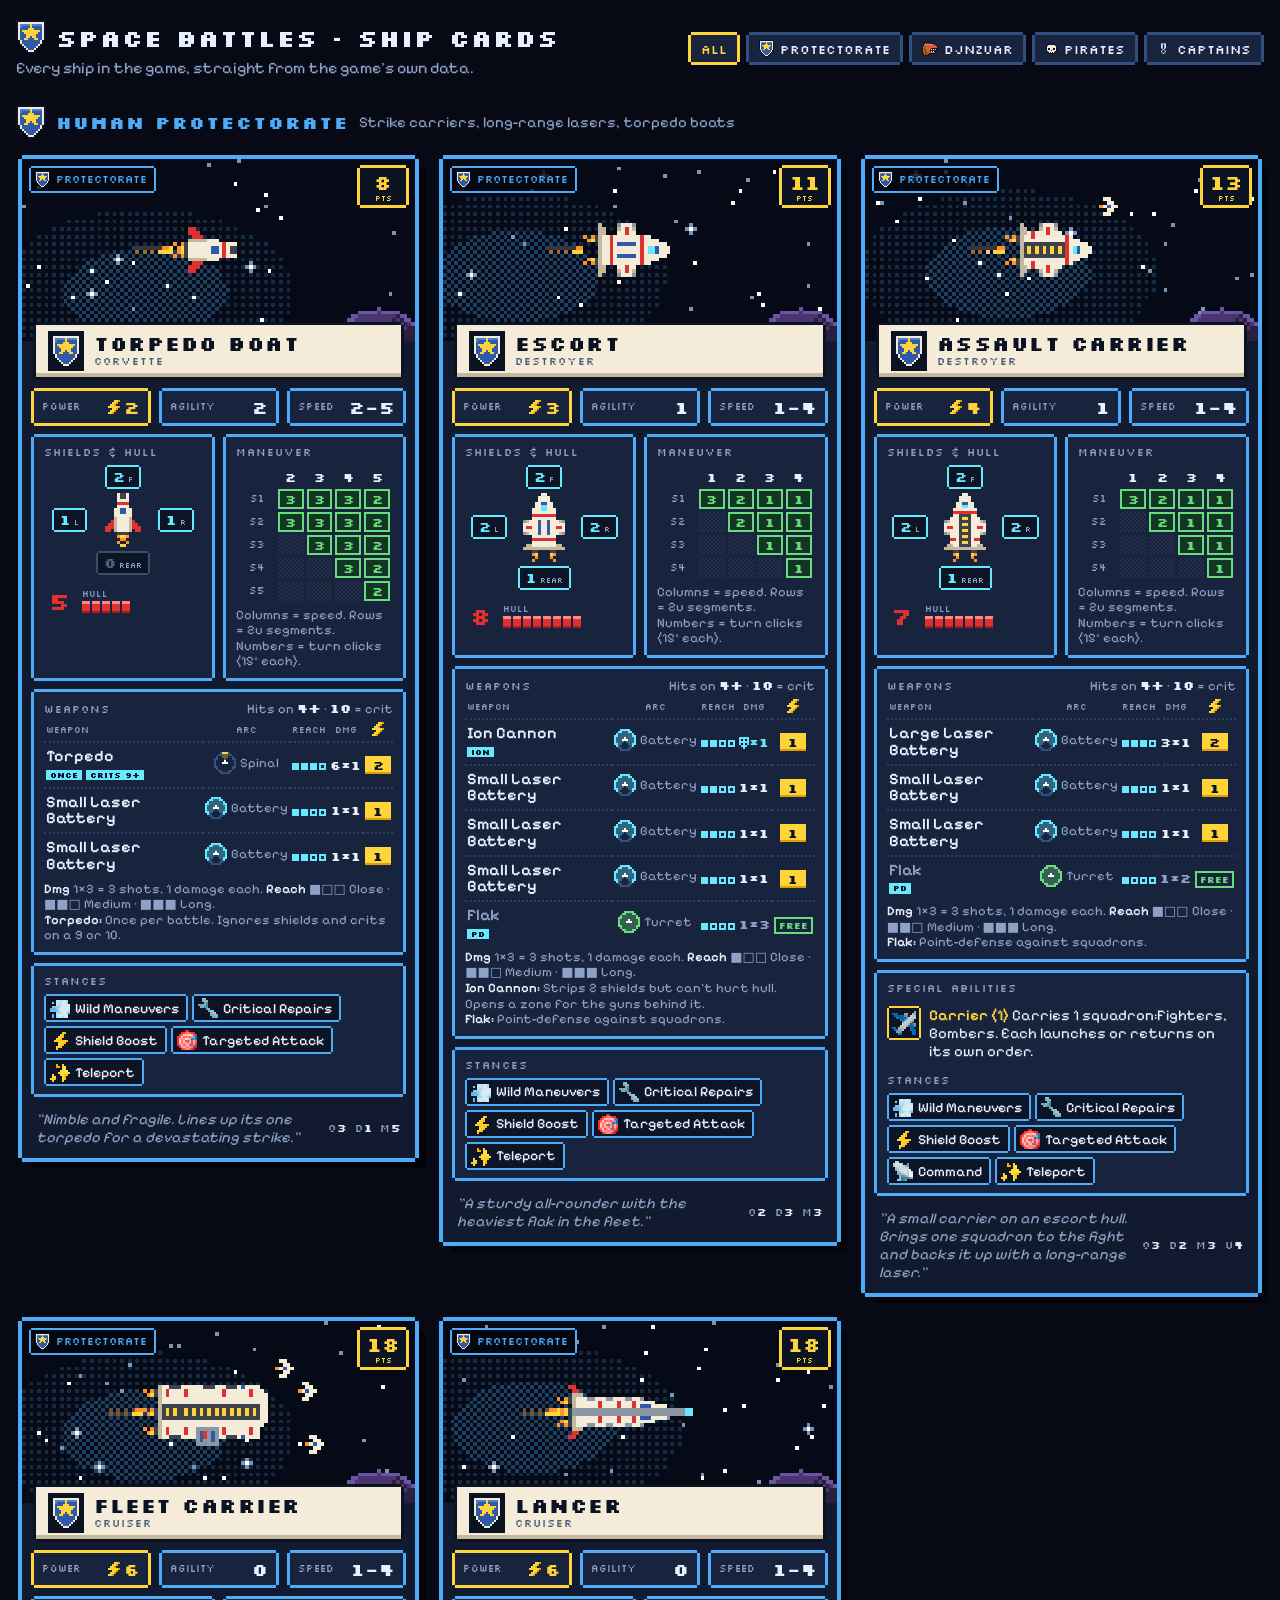
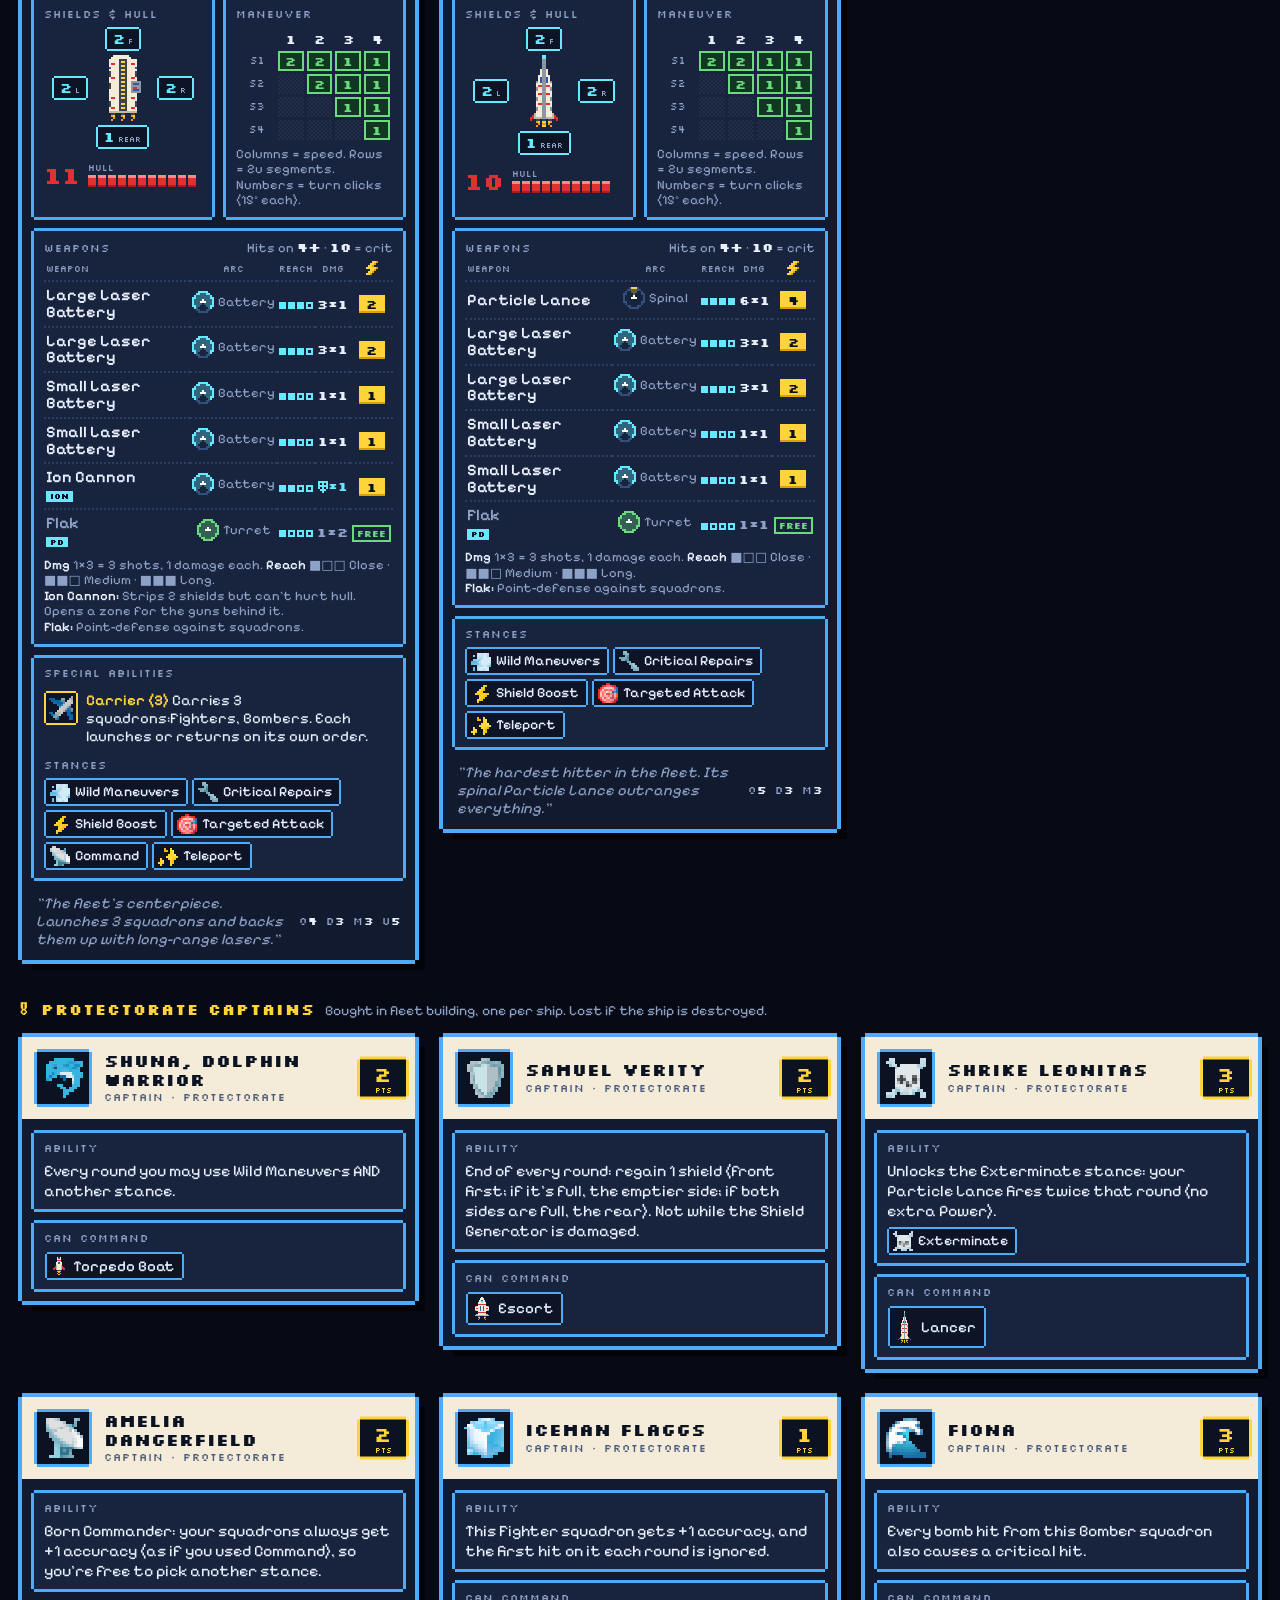
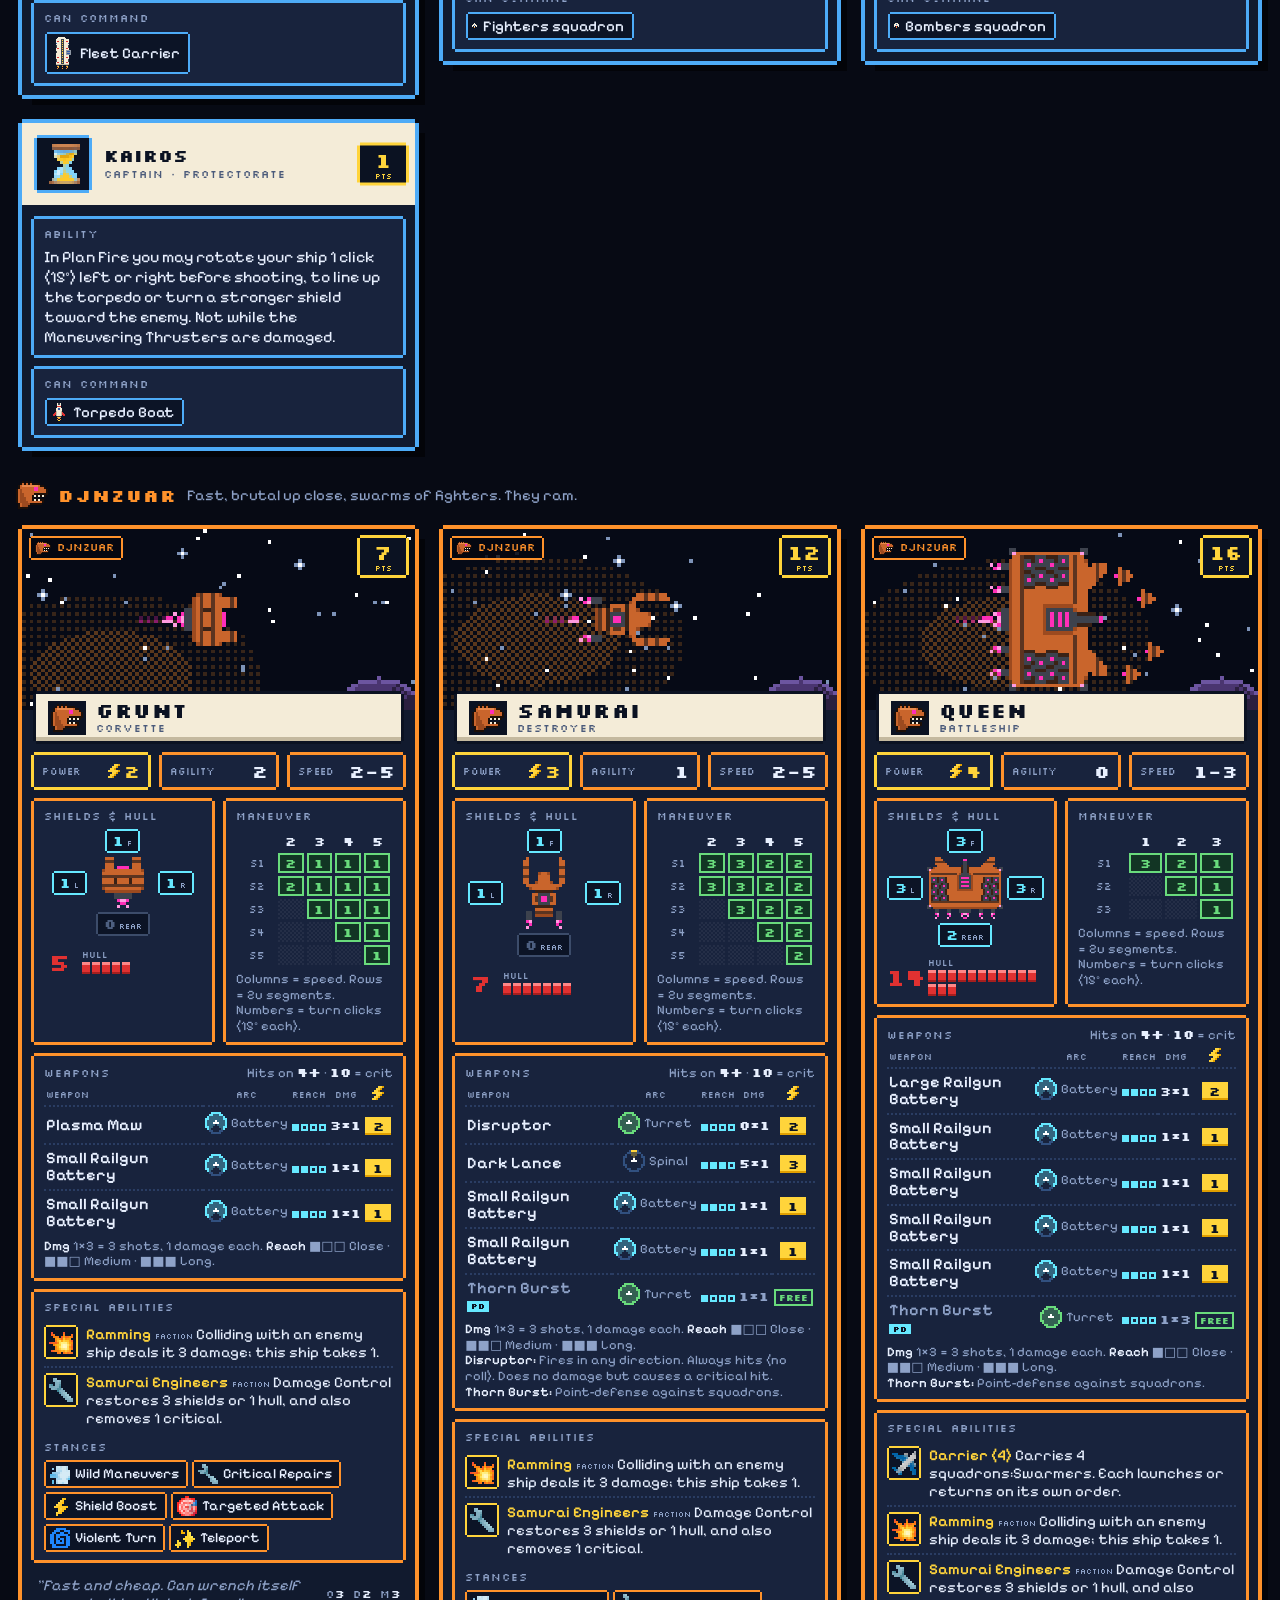
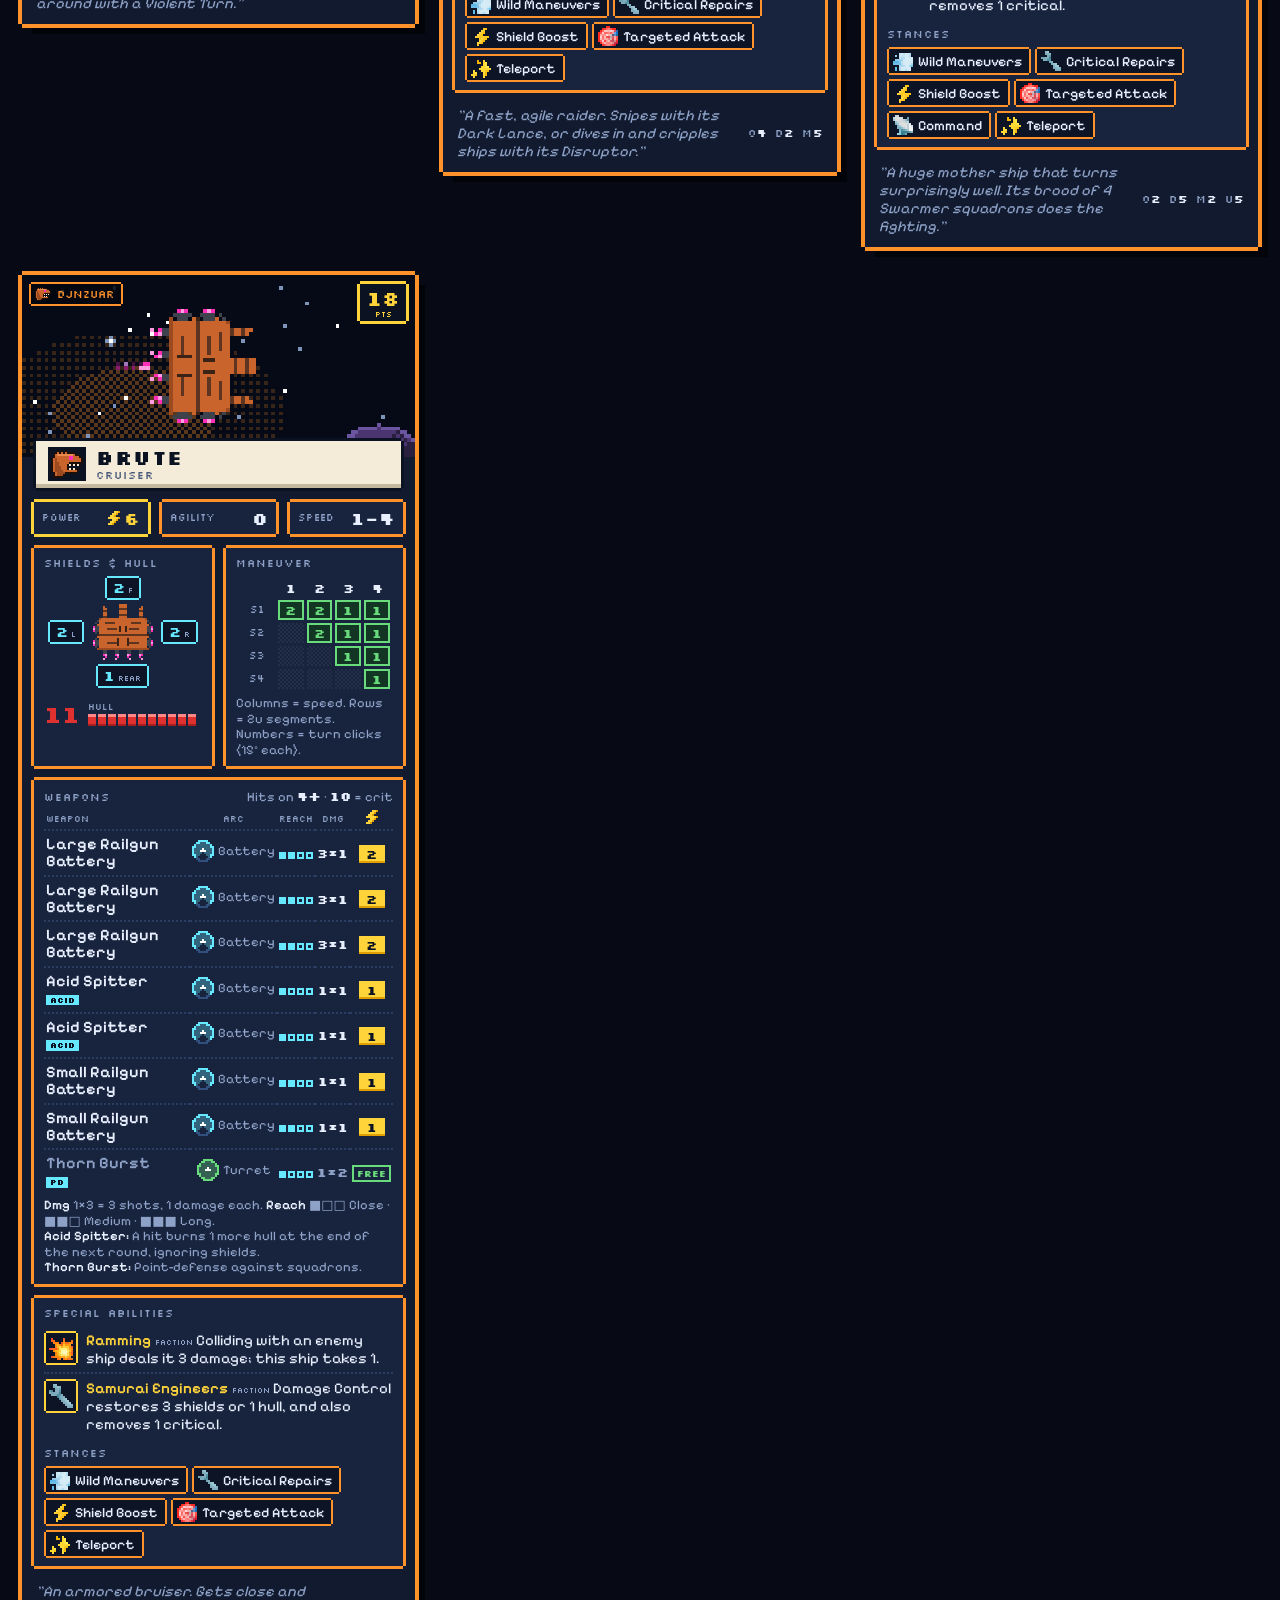
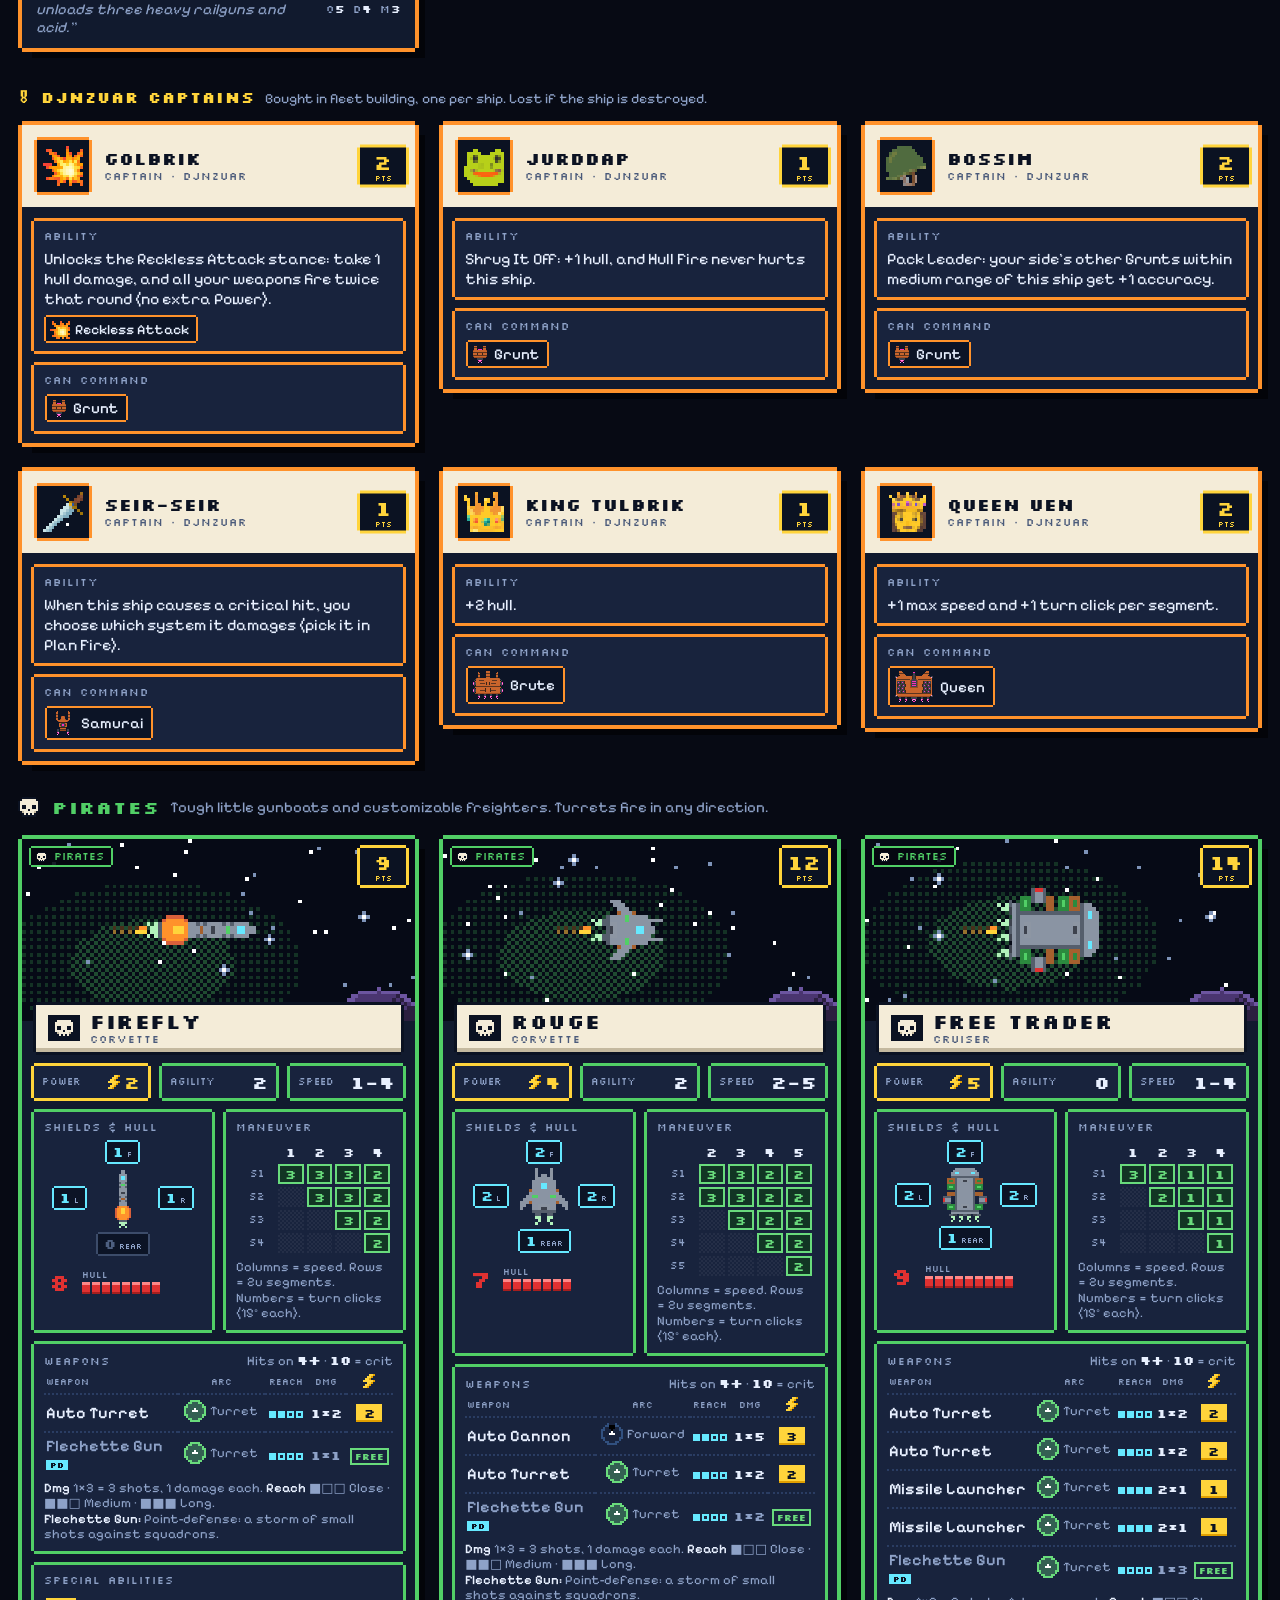
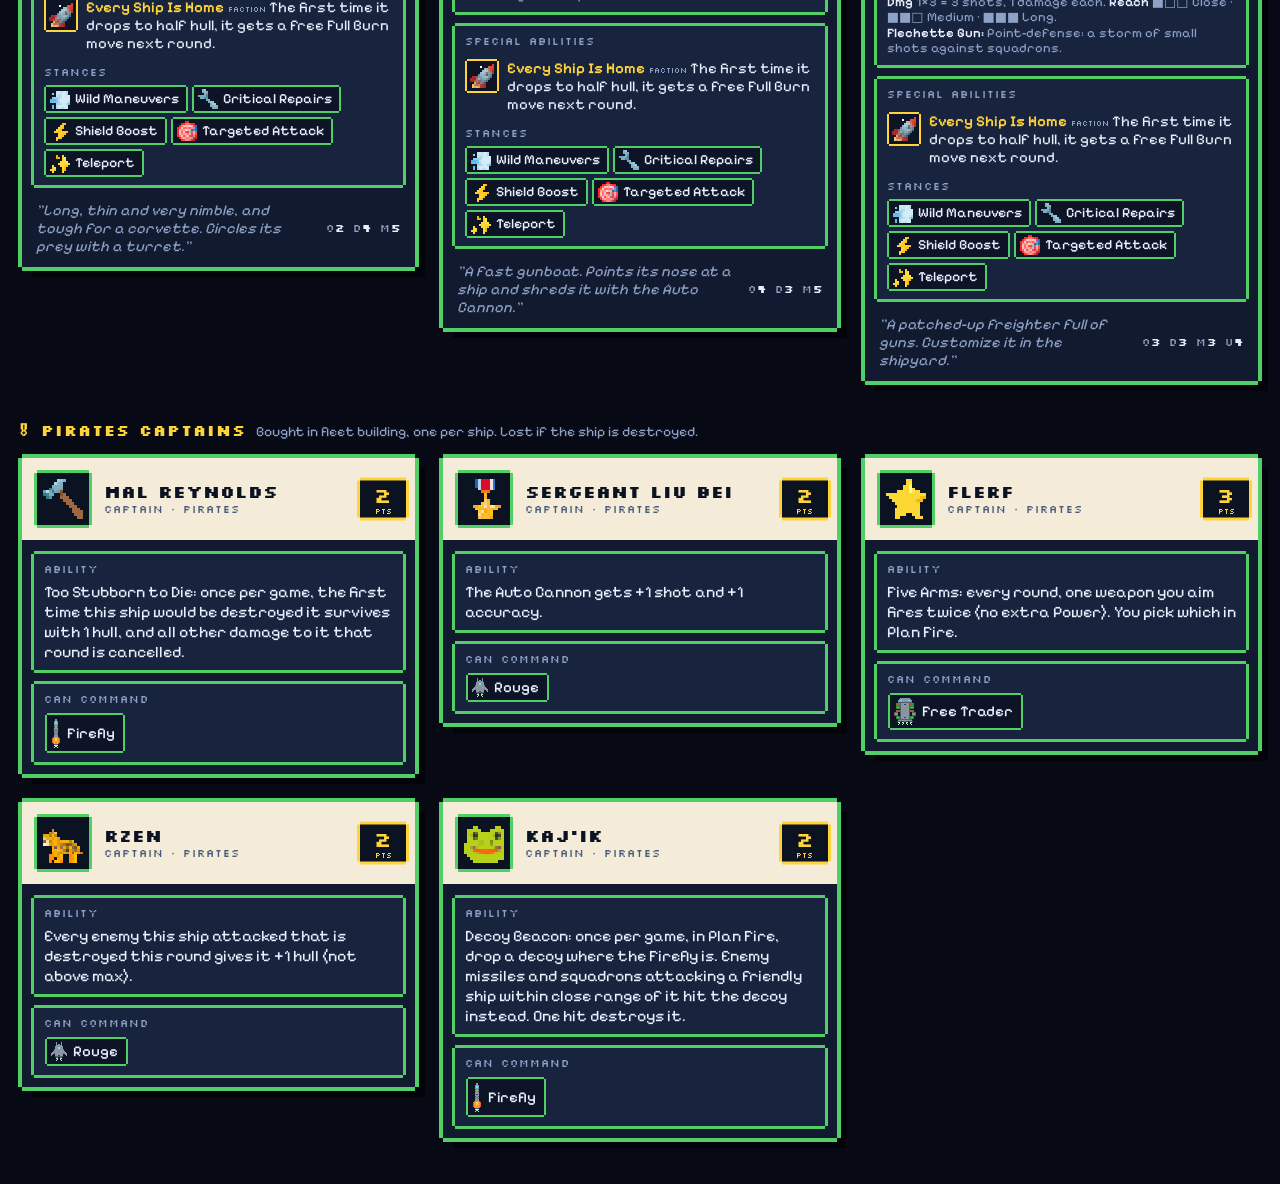
<file: docs/ship-cards.html>
<!doctype html>
<html lang="en">
<head>
<meta charset="utf-8">
<meta name="viewport" content="width=device-width, initial-scale=1">
<title>Space Battles Ship Cards</title>
<link rel="preconnect" href="https://fonts.googleapis.com">
<link href="https://fonts.googleapis.com/css2?family=Pixelify+Sans:wght@400;500;600;700&family=Silkscreen:wght@400;700&display=swap" rel="stylesheet">
<style>
  /* Pixel-art card style: square corners, notched pixel borders (box-shadow), hard shadows,
     pixel fonts, and every picture drawn from pixel grids (no smooth shapes). */
  :root {
    --bg: #070a14;
    --card: #111a2e;
    --panel: #18233d;
    --panel-dark: #0c1426;
    --edge: #31507f;
    --text: #e8f0ff;
    --muted: #8ea2c8;
    --accent: #66e8ff;
    --gold: #ffd43b;
    --hull: #e03131;
    --shield: #66e8ff;
    --good: #69db7c;
    --cream: #f4ecd8;
    --ink: #0b1222;
  }
  * { box-sizing: border-box; }
  body {
    margin: 0; min-height: 100vh; background: var(--bg);
    font-family: 'Pixelify Sans', system-ui, sans-serif; color: var(--text); padding: 20px 16px 40px;
  }
  img, canvas, .pxi { image-rendering: pixelated; image-rendering: crisp-edges; }
  /* Notched pixel border drawn outside the box. Set --pc for the color, --b for the thickness. */
  .px {
    --b: 3px;
    box-shadow: calc(-1 * var(--b)) 0 0 0 var(--pc, var(--edge)), var(--b) 0 0 0 var(--pc, var(--edge)),
                0 calc(-1 * var(--b)) 0 0 var(--pc, var(--edge)), 0 var(--b) 0 0 var(--pc, var(--edge));
  }
  .sil { font-family: 'Silkscreen', monospace; }

  header { max-width: 1400px; margin: 0 auto 16px; display: flex; flex-wrap: wrap; align-items: center; justify-content: space-between; gap: 12px; }
  header h1 { margin: 0; font-family: 'Silkscreen', monospace; font-weight: 700; font-size: 24px; letter-spacing: 1px; display: flex; align-items: center; gap: 10px; }
  header p { margin: 4px 0 0; color: var(--muted); font-size: 16px; }
  .filters { display: flex; flex-wrap: wrap; gap: 12px; padding: 3px; }
  .filters button {
    font-family: 'Silkscreen', monospace; font-size: 13px; padding: 5px 10px; border: 0;
    background: var(--panel); color: var(--text); cursor: pointer; display: inline-flex; align-items: center; gap: 6px;
  }
  .filters button.on { --pc: var(--gold); color: var(--gold); }

  .faction-title { max-width: 1400px; margin: 28px auto 14px; font-family: 'Silkscreen', monospace; font-weight: 700; font-size: 18px; letter-spacing: 1px; text-transform: uppercase; display: flex; flex-wrap: wrap; align-items: center; gap: 10px; }
  .faction-title small { font-family: 'Pixelify Sans', sans-serif; font-weight: 400; letter-spacing: 0; text-transform: none; color: var(--muted); font-size: 15px; }
  .grid { max-width: 1400px; margin: 0 auto; display: grid; grid-template-columns: repeat(auto-fill, minmax(min(100%, 380px), 1fr)); gap: 28px; align-items: start; padding: 6px; }

  .card {
    --fc: var(--accent);
    --pc: var(--fc); --b: 4px;
    background: var(--card); scroll-margin-top: 16px; position: relative;
  }
  .card::after { content: ''; position: absolute; inset: 0; transform: translate(10px, 10px); background: #000; opacity: .55; z-index: -1; }
  .card:target { --pc: var(--gold); }

  .art { position: relative; background: #050810; line-height: 0; }
  .art .scene { width: 100%; display: block; }
  .faction { position: absolute; top: 9px; left: 9px; display: flex; align-items: center; gap: 6px; padding: 3px 7px 3px 4px; background: rgba(5,8,16,.85); --pc: var(--fc); --b: 2px; font-family: 'Silkscreen', monospace; font-size: 11px; line-height: 1; color: var(--fc); text-transform: uppercase; }
  .cost { position: absolute; top: 9px; right: 9px; min-width: 46px; padding: 4px 6px 3px; background: var(--ink); --pc: var(--gold); text-align: center; line-height: 1; font-family: 'Silkscreen', monospace; font-weight: 700; font-size: 20px; color: var(--gold); }
  .cost small { display: block; font-size: 8px; font-weight: 400; margin-top: 2px; }
  .titlebar { display: flex; align-items: center; gap: 10px; margin: -16px 14px 0; position: relative; background: var(--cream); --pc: var(--ink); padding: 6px 12px; color: var(--ink); }
  .titlebar::after { content: ''; position: absolute; left: 0; right: 0; bottom: 0; height: 4px; background: #c4b99f; }
  .emblem { flex: none; background: var(--ink); padding: 3px; line-height: 0; }
  .titlebar h2 { margin: 0; font-family: 'Silkscreen', monospace; font-weight: 700; font-size: 20px; letter-spacing: .5px; line-height: 1.05; }
  .titlebar .class { font-family: 'Silkscreen', monospace; font-size: 11px; letter-spacing: 1px; text-transform: uppercase; color: #4a5a7a; }

  .body { padding: 14px 12px 12px; display: grid; gap: 14px; }
  .row2 { display: grid; grid-template-columns: 1fr 1fr; gap: 14px; }
  @media (max-width: 420px) { .row2 { grid-template-columns: 1fr; } }
  .panel { background: var(--panel); padding: 8px 10px; }
  .panel h3 { margin: 0 0 6px; font-family: 'Silkscreen', monospace; font-weight: 400; font-size: 11px; letter-spacing: 1px; text-transform: uppercase; color: var(--muted); }
  .stats { display: grid; grid-template-columns: repeat(3, 1fr); gap: 14px; }
  .stat { background: var(--panel); padding: 4px 8px; display: flex; align-items: center; justify-content: space-between; gap: 4px; }
  .stat .k { font-family: 'Silkscreen', monospace; font-size: 10px; text-transform: uppercase; color: var(--muted); }
  .stat .v { font-family: 'Silkscreen', monospace; font-weight: 700; font-size: 18px; display: inline-flex; align-items: center; gap: 4px; }
  .stat.power { --pc: var(--gold); }
  .stat.power .v { color: var(--gold); }

  .zones { display: grid; grid-template-columns: 1fr auto 1fr; align-items: center; justify-items: center; gap: 6px 4px; padding: 2px; }
  .zones .ship { grid-column: 2; grid-row: 2; }
  .sb { display: flex; align-items: baseline; gap: 3px; background: var(--panel-dark); --pc: var(--shield); --b: 2px; padding: 1px 6px; font-family: 'Silkscreen', monospace; font-weight: 700; font-size: 14px; color: var(--shield); }
  .sb.zero { --pc: #3c4c6a; color: #4d5f80; }
  .sb span { font-size: 8px; font-weight: 400; color: var(--muted); }
  .z-front { grid-column: 2; grid-row: 1; } .z-left { grid-column: 1; grid-row: 2; } .z-right { grid-column: 3; grid-row: 2; } .z-rear { grid-column: 2; grid-row: 3; }
  .hull { margin-top: 10px; display: flex; align-items: center; gap: 8px; }
  .hull .num { font-family: 'Silkscreen', monospace; font-weight: 700; font-size: 24px; color: var(--hull); min-width: 30px; text-align: center; }
  .hull .label { font-family: 'Silkscreen', monospace; font-size: 9px; color: var(--muted); text-transform: uppercase; margin-bottom: 2px; }
  .pips { display: flex; flex-wrap: wrap; gap: 2px; }
  .pip { width: 8px; height: 12px; background: var(--hull); box-shadow: inset 0 3px 0 #ff8787, inset 0 -2px 0 #a61e1e; }

  .maneuver table { border-collapse: separate; border-spacing: 3px; width: 100%; }
  .maneuver th { font-family: 'Silkscreen', monospace; font-size: 10px; color: var(--muted); font-weight: 400; }
  .maneuver thead th { font-size: 13px; color: var(--text); font-weight: 700; }
  .maneuver td { height: 20px; text-align: center; font-family: 'Silkscreen', monospace; font-weight: 700; font-size: 13px; }
  .maneuver td.on { background: #123524; color: var(--good); box-shadow: inset 0 0 0 2px var(--good); }
  .maneuver td.off { background: repeating-conic-gradient(rgba(255,255,255,.05) 0 25%, transparent 0 50%) 0 0 / 4px 4px; }
  .note, .legend { font-size: 13px; color: var(--muted); margin-top: 4px; line-height: 1.2; }

  .weapons .head { display: flex; justify-content: space-between; align-items: baseline; }
  .weapons .head small { font-size: 13px; color: var(--muted); }
  .weapons .head small b { color: var(--text); font-family: 'Silkscreen', monospace; }
  .weapons table { width: 100%; border-collapse: collapse; font-size: 16px; }
  .weapons th { font-family: 'Silkscreen', monospace; font-size: 9px; color: var(--muted); text-transform: uppercase; font-weight: 400; text-align: center; padding: 0 2px 3px; }
  .weapons th:first-child { text-align: left; }
  .weapons td { padding: 5px 2px; text-align: center; border-top: 2px dotted #2a3d63; vertical-align: middle; }
  .weapons td.name { text-align: left; font-weight: 600; line-height: 1.05; }
  .kw { display: inline-block; margin: 3px 4px 0 0; font-family: 'Silkscreen', monospace; font-size: 8px; text-transform: uppercase; padding: 1px 4px; color: var(--ink); background: var(--shield); }
  .arc { display: inline-flex; align-items: center; gap: 4px; font-size: 13px; color: var(--muted); }
  .reach { display: inline-flex; gap: 2px; }
  .reach i { width: 7px; height: 7px; box-shadow: inset 0 0 0 2px var(--accent); }
  .reach i.on { background: var(--accent); }
  .dmg { font-family: 'Silkscreen', monospace; font-weight: 700; font-size: 13px; white-space: nowrap; }
  .dmg.ion { color: var(--shield); }
  .dmg .pxi { vertical-align: -2px; }
  .pill { display: inline-block; min-width: 26px; font-family: 'Silkscreen', monospace; font-weight: 700; font-size: 13px; color: var(--ink); background: var(--gold); padding: 1px 5px; box-shadow: inset 0 -2px 0 #e09f00; }
  tr.pd td { color: var(--muted); }
  tr.pd .pill { background: transparent; color: var(--good); box-shadow: inset 0 0 0 2px var(--good); font-size: 9px; padding: 3px 5px; }
  .legend b { color: var(--text); font-weight: 600; }

  .ability { display: flex; gap: 8px; align-items: flex-start; padding: 5px 0; }
  .ability + .ability { border-top: 2px dotted #2a3d63; }
  .ability .icon { flex: none; width: 30px; height: 30px; background: var(--panel-dark); --pc: var(--gold); --b: 2px; display: grid; place-items: center; margin: 2px; }
  .ability p { margin: 0; font-size: 15px; line-height: 1.2; }
  .ability strong { color: var(--gold); font-weight: 600; }
  .ability .tag { font-family: 'Silkscreen', monospace; font-size: 8px; color: var(--muted); text-transform: uppercase; margin-left: 4px; }
  .stances { display: flex; flex-wrap: wrap; gap: 8px; padding: 2px; }
  .stance { display: inline-flex; align-items: center; gap: 5px; font-size: 14px; font-weight: 500; padding: 2px 7px 2px 4px; background: var(--panel-dark); --b: 2px; }
  .footer { display: flex; justify-content: space-between; align-items: center; gap: 10px; padding: 4px 14px 12px; font-size: 15px; color: var(--muted); }
  .ratings { display: flex; gap: 8px; flex: none; font-family: 'Silkscreen', monospace; font-size: 11px; }
  .ratings span b { color: var(--text); margin-left: 1px; }

  /* Captain cards */
  .cap-title { max-width: 1400px; margin: 34px auto 12px; font-family: 'Silkscreen', monospace; font-size: 15px; letter-spacing: 1px; text-transform: uppercase; color: var(--gold); display: flex; flex-wrap: wrap; align-items: baseline; gap: 10px; }
  .cap-title small { font-family: 'Pixelify Sans', sans-serif; text-transform: none; letter-spacing: 0; color: var(--muted); font-size: 14px; font-weight: 400; }
  .cap-head { position: relative; display: flex; align-items: center; gap: 12px; padding: 12px 70px 12px 12px; background: var(--cream); color: var(--ink); }
  .cap-head .cost { top: 50%; transform: translateY(-50%); }
  .cap-icon { flex: none; width: 52px; height: 52px; display: grid; place-items: center; background: var(--ink); --pc: var(--fc); --b: 3px; margin: 3px; }
  .cap-name h2 { margin: 0; font-family: 'Silkscreen', monospace; font-weight: 700; font-size: 17px; line-height: 1.1; }
  .cap-name .class { font-family: 'Silkscreen', monospace; font-size: 11px; letter-spacing: 1px; text-transform: uppercase; color: #4a5a7a; margin-top: 2px; }
  .cap-desc { margin: 0; font-size: 16px; line-height: 1.25; }
  .hosts { display: flex; flex-wrap: wrap; gap: 10px; padding: 3px; }
  .host { display: inline-flex; align-items: center; gap: 6px; padding: 3px 8px 3px 4px; background: var(--panel-dark); --b: 2px; font-size: 15px; font-weight: 500; }
  .host .ship { max-height: 32px; width: auto; }
</style>
</head>
<body>
<header>
  <div>
    <h1 id="title">Space Battles · Ship Cards</h1>
    <p>Every ship in the game, straight from the game's own data.</p>
  </div>
  <div class="filters" id="filters"></div>
</header>
<main id="cards"><p style="text-align:center;color:var(--muted)">Loading…</p></main>

<script type="module">
import {
  FACTIONS, FACTION_ORDER, SHIPS, WEAPONS, CLASSES, RANGE_BANDS, ARC_DEFS, HIT, SPECIALS, SQUADRONS,
  STANCES, STANCE_ORDER, CAPTAINS, CAPTAIN_ORDER,
} from '../js/games/space-battles/data.js';
import { SPRITES, PALETTE } from '../js/games/space-battles/sprites.js';

const esc = (s) => String(s).replace(/[&<>"']/g, (c) => ({ '&': '&amp;', '<': '&lt;', '>': '&gt;', '"': '&quot;', "'": '&#39;' }[c]));
const BAND = Object.fromEntries(RANGE_BANDS.map((b, i) => [b.id, i]));

// Faction traits shown on every ship of that faction.
const TRAITS = {
  protectorate: () => [],
  djnzuar: () => [
    { icon: '💥', name: 'Ramming', text: 'Colliding with an enemy ship deals it 3 damage; this ship takes 1.' },
    { icon: '🔧', name: 'Samurai Engineers', text: 'Damage Control restores 3 shields or 1 hull, and also removes 1 critical.' },
  ],
  pirates: () => [
    { icon: '🚀', name: 'Every Ship Is Home', text: 'The first time it drops to half hull, it gets a free Full Burn move next round.' },
  ],
};

// ---------- Pixel helpers ----------

// A letter grid as a crisp SVG (one letter = one pixel, '.' = empty).
function pxSVG(rows, pal, scale = 2) {
  const h = rows.length, w = Math.max(...rows.map((r) => r.length));
  let rects = '';
  rows.forEach((row, y) => {
    let x = 0;
    while (x < row.length) {
      const c = row[x];
      if (!pal[c]) { x++; continue; }
      let e = x;
      while (e < row.length && row[e] === c) e++;
      rects += `<rect x="${x}" y="${y}" width="${e - x}" height="1" fill="${pal[c]}"/>`;
      x = e;
    }
  });
  return `<svg class="pxi" width="${w * scale}" height="${h * scale}" viewBox="0 0 ${w} ${h}" shape-rendering="crispEdges" aria-hidden="true">${rects}</svg>`;
}

// Faction badges.
const BADGES = {
  // Shield with a star.
  protectorate: { pal: { k: '#0b1222', W: '#f4ecd8', b: '#2f5aa8', l: '#4d7fd6', Y: '#ffd43b' }, rows: [
    'kkkkkkkkkkkkkkk',
    'kWWWWWWWWWWWWWk',
    'kWlllllYlllllWk',
    'kWlbbbbYbbbbbWk',
    'kWbbbbYYYbbbbWk',
    'kWbYYYYYYYYYbWk',
    'kWbbYYYYYYYbbWk',
    'kWbbbYYYYYbbbWk',
    'kWbbbYYbYYbbbWk',
    'kWbbYYbbbYYbbWk',
    '.kWbbbbbbbbbWk.',
    '.kWbbbbbbbbbWk.',
    '..kWbbbbbbbWk..',
    '...kWbbbbbWk...',
    '....kWbbbWk....',
    '.....kWWWk.....',
    '......kkk......',
  ] },
  // Dino head in profile, facing right, with crest spikes, magenta eye and teeth.
  djnzuar: { pal: { k: '#1c0f08', H: '#c9652c', h: '#9c4a1f', L: '#e8894d', M: '#ff2eb8', T: '#f4ecd8' }, rows: [
    '...k.k.k........',
    '..kHkHkHkkkk....',
    '.kHLLLLLLLLHkk..',
    '.kHHHHHHHMMHHHk.',
    'kHhHHHHHHMMHHHHk',
    'kHhHHHHHHHHHHHHk',
    'kHhhHHHHHkkkkkkk',
    'kHhhHHHHkTkTkTk.',
    'kHhhhHHHk.......',
    'kHhhhHHHkTkTkk..',
    'kHhhhhHHHHHHHk..',
    '.kHhhhhkkkkkk...',
    '.kHhhhk.........',
    '.kkkkk..........',
  ] },
  // Skull (pirates have no badge design yet).
  pirates: { pal: { k: '#0b1222', W: '#f4ecd8', w: '#c4b99f' }, rows: [
    '...kkkkkkk...',
    '..kWWWWWWWk..',
    '.kWWWWWWWWWk.',
    '.kWWWWWWWWWk.',
    '.kWkkWWWkkWk.',
    '.kWkkWWWkkWk.',
    '.kWWWWkWWWWk.',
    '..kwWWWWWwk..',
    '...kWkWkWk...',
    '...kkkkkkk...',
  ] },
};
const badge = (fid, scale) => pxSVG(BADGES[fid].rows, BADGES[fid].pal, scale);

const BOLT = pxSVG([
  '...YYk',
  '..YYk.',
  '.YYk..',
  'YYYYYk',
  '..YYk.',
  '.YYk..',
  'YYk...',
], { Y: '#ffd43b', k: '#e09f00' }, 2);
const ION = pxSVG([
  'CCCCC',
  'CkCkC',
  'CCCCC',
  'CkCkC',
  '.CCC.',
  '..C..',
], { C: '#66e8ff', k: '#0b1222' }, 2);

// Arc icons: an 11×11 pixel circle, ship in the middle pointing up, the arc filled in.
const ARC_COLOR = { battery: '#66e8ff', spinal: '#ffd43b', turret: '#69db7c' };
function arcIcon(arc) {
  const rows = [];
  for (let y = 0; y < 11; y++) {
    let row = '';
    for (let x = 0; x < 11; x++) {
      const dx = x - 5, dy = y - 5, d = Math.hypot(dx, dy);
      const ang = Math.abs(Math.atan2(dx, -dy) * 180 / Math.PI);
      const inArc = arc === 'turret' || (arc === 'battery' ? ang <= 135 : ang <= 20);
      if ((x === 5 && y === 4) || (y === 5 && x >= 4 && x <= 6)) row += 'S';
      else if (d > 5.4) row += '.';
      else if (d > 4.3) row += inArc ? 'A' : 'r';
      else row += inArc ? 'a' : '.';
    }
    rows.push(row);
  }
  const c = ARC_COLOR[arc];
  return `<span class="arc">${pxSVG(rows, { A: c, a: c + '55', r: '#31507f', S: '#ffffff' }, 2)}${ARC_DEFS[arc].name}</span>`;
}

// Emoji/symbol drawn tiny on a canvas and blown up, so it turns into chunky pixels.
const emojiCache = {};
function pxEmoji(ch, show = 24, res = 12) {
  const key = `${ch}|${show}|${res}`;
  if (!emojiCache[key]) {
    const cv = document.createElement('canvas');
    cv.width = cv.height = res;
    const ctx = cv.getContext('2d');
    ctx.font = `${res}px "Segoe UI Emoji","Apple Color Emoji","Noto Color Emoji","Segoe UI Symbol",sans-serif`;
    ctx.textAlign = 'center';
    ctx.textBaseline = 'middle';
    ctx.fillStyle = '#ffd43b';
    ctx.fillText(ch, res / 2, res / 2 + 1);
    const img = ctx.getImageData(0, 0, res, res);
    for (let i = 3; i < img.data.length; i += 4) img.data[i] = img.data[i] > 110 ? 255 : 0;
    ctx.putImageData(img, 0, 0);
    emojiCache[key] = cv.toDataURL();
  }
  return `<img class="pxi" src="${emojiCache[key]}" width="${show}" height="${show}" alt="">`;
}

// Ship pixels, nose UP, as a 2D array of colors (null = empty). Pirates have no sprite yet,
// so their old outline shape is turned into pixels instead.
const SHAPES = {
  corvette: 'M120 50 L60 30 L18 34 L34 50 L18 66 L60 70 Z',
  destroyer: 'M140 50 L95 28 L20 30 L20 70 L95 72 Z',
  cruiser: 'M170 50 L130 24 L20 26 L36 50 L20 74 L130 76 Z',
  battleship: 'M200 42 L200 58 L170 80 L16 80 L30 58 L30 42 L16 20 L170 20 Z',
};
function shipPixels(type, def, color) {
  const sp = SPRITES[type];
  if (sp) return sp.rows.map((r) => [...r.padEnd(sp.w, '.')].map((c) => PALETTE[c] || null));
  // Rasterize the right-pointing outline at 1/5 size, then turn it nose-up.
  const W = 42, H = 20;
  const cv = document.createElement('canvas');
  cv.width = W; cv.height = H;
  const ctx = cv.getContext('2d');
  ctx.scale(0.2, 0.2);
  ctx.fill(new Path2D(SHAPES[def.class]));
  const a = ctx.getImageData(0, 0, W, H).data;
  const on = (x, y) => x >= 0 && y >= 0 && x < W && y < H && a[(y * W + x) * 4 + 3] > 120;
  let minX = W, maxX = 0;
  for (let y = 0; y < H; y++) for (let x = 0; x < W; x++) if (on(x, y)) { minX = Math.min(minX, x); maxX = Math.max(maxX, x); }
  const out = [];
  for (let x = maxX; x >= minX; x--) {
    const row = [];
    for (let y = 0; y < H; y++) {
      if (!on(x, y)) { row.push(null); continue; }
      const edge = !on(x + 1, y) || !on(x - 1, y) || !on(x, y + 1) || !on(x, y - 1);
      row.push(edge ? color : '#3d424d');
    }
    out.push(row);
  }
  return out;
}

// Ship nose-up as a crisp image, `scale` screen pixels per ship pixel.
function shipImage(px, scale) {
  const h = px.length, w = px[0].length;
  const cv = document.createElement('canvas');
  cv.width = w; cv.height = h;
  const ctx = cv.getContext('2d');
  px.forEach((row, y) => row.forEach((c, x) => { if (c) { ctx.fillStyle = c; ctx.fillRect(x, y, 1, 1); } }));
  return `<img class="ship pxi" src="${cv.toDataURL()}" width="${w * scale}" height="${h * scale}" alt="">`;
}

// Small seeded random numbers, so each ship's starfield stays the same every time.
function rng(str) {
  let s = [...str].reduce((a, c) => (a * 31 + c.charCodeAt(0)) >>> 0, 7);
  return () => { s = (s + 0x6D2B79F5) >>> 0; let t = s; t = Math.imul(t ^ (t >>> 15), t | 1); t ^= t + Math.imul(t ^ (t >>> 7), t | 61); return ((t ^ (t >>> 14)) >>> 0) / 4294967296; };
}

// Header scene: a low-res canvas (one canvas pixel = one art pixel) with dithered nebula,
// stars, a planet, the ship flying right, and squadrons for carriers.
const ART_W = 104, ART_H = 48;
function art(type, def, color) {
  const r = rng(type);
  const cv = document.createElement('canvas');
  cv.width = ART_W; cv.height = ART_H;
  const ctx = cv.getContext('2d');
  const dot = (x, y, c) => { ctx.fillStyle = c; ctx.fillRect(x, y, 1, 1); };
  ctx.fillStyle = '#060a16';
  ctx.fillRect(0, 0, ART_W, ART_H);
  // Nebula: two dithered layers of the faction color, thicker near its center.
  const nx = 18 + r() * 20, ny = ART_H * (0.55 + r() * 0.3);
  for (let y = 0; y < ART_H; y++) for (let x = 0; x < ART_W; x++) {
    const d = Math.hypot((x - nx) / 1.8, y - ny) / 22;
    if (d < 0.55 && (x + y) % 2 === 0) dot(x, y, color + '55');
    else if (d < 1 && (x % 2 === 0) && (y % 2 === 0)) dot(x, y, color + '33');
  }
  // Stars: mostly single pixels, a few twinkling crosses.
  for (let i = 0; i < 34; i++) {
    const x = Math.floor(r() * ART_W), y = Math.floor(r() * ART_H);
    dot(x, y, r() < 0.5 ? '#ffffff' : '#7d93b8');
  }
  for (let i = 0; i < 3; i++) {
    const x = 4 + Math.floor(r() * (ART_W - 8)), y = 3 + Math.floor(r() * (ART_H - 6));
    [[0, 0, '#fff'], [1, 0, '#7d93b8'], [-1, 0, '#7d93b8'], [0, 1, '#7d93b8'], [0, -1, '#7d93b8']].forEach(([dx, dy, c]) => dot(x + dx, y + dy, c));
  }
  // Planet in the lower right: lit side, dithered terminator, dark side, and a rim.
  const pr = 14, pcx = ART_W - 10, pcy = ART_H + 5;
  for (let y = pcy - pr; y < ART_H; y++) for (let x = pcx - pr; x <= pcx + pr; x++) {
    const d = Math.hypot(x - pcx, y - pcy);
    if (d > pr) continue;
    const lit = ((x - pcx) * -0.7 + (y - pcy) * -0.7) / pr; // toward the upper left
    let c = '#2b1f3f';
    if (lit > 0.35) c = '#4a3570';
    else if (lit > 0.1) c = (x + y) % 2 ? '#4a3570' : '#2b1f3f';
    if (d > pr - 1 && lit > 0) c = '#6c55a0';
    dot(x, y, c);
  }
  // Ship, turned to fly right, centered.
  const px = shipPixels(type, def, color);
  const len = px.length, wid = px[0].length;
  const x0 = Math.round((ART_W - len) / 2) - 4, y0 = Math.round((ART_H - wid) / 2);
  // Engine trail behind the ship.
  const mid = y0 + Math.floor(wid / 2);
  const [hot, warm] = def.faction === 'djnzuar' ? ['#ff9be0', '#ff2eb8'] : ['#ffd43b', '#ff922b'];
  for (let i = 1; i <= 10; i++) if (i < 4 || i % 2) dot(x0 - i, mid, i < 4 ? hot : warm + '88'), dot(x0 - i, mid - 1, i < 3 ? warm : warm + '44');
  px.forEach((row, uy) => row.forEach((c, ux) => { if (c) dot(x0 + (len - 1 - uy), y0 + ux, c); }));
  // Carrier squadrons flying ahead.
  if (def.squadrons) {
    const sq = Object.keys(SQUADRONS).find((t) => SQUADRONS[t].faction === def.faction && SPRITES[t] && (!def.carries || def.carries.includes(t)));
    const s = sq && SPRITES[sq];
    if (s) {
      const spots = [[10, -14], [16, -8], [18, 6], [12, 12]];
      for (let n = 0; n < Math.min(def.squadrons, spots.length); n++) {
        const bx = x0 + len + spots[n][0] - 8, by = mid + spots[n][1];
        s.rows.forEach((row, uy) => [...row].forEach((ch, ux) => { const c = PALETTE[ch]; if (c) dot(bx + (s.h - 1 - uy), by + ux, c); }));
      }
    }
  }
  return `<img class="scene pxi" src="${cv.toDataURL()}" alt="">`;
}

// ---------- Card parts ----------

const reach = (r) => `<span class="reach">${RANGE_BANDS.map((_, i) => `<i class="${i <= BAND[r] ? 'on' : ''}"></i>`).join('')}</span>`;
function keywords(wd) {
  const k = [];
  if (wd.pd) k.push('PD');
  if (wd.once) k.push('Once');
  if (wd.critOn) k.push(`Crits ${wd.critOn}+`);
  const fx = { ion: 'Ion', acid: 'Acid', grapple: 'Grapple', disrupt: 'Disrupt', board: 'Boarding' }[wd.effect];
  if (fx) k.push(fx);
  return k;
}

function weaponRow(id, shots) {
  const wd = WEAPONS[id];
  const kw = keywords(wd);
  return `<tr class="${wd.pd ? 'pd' : ''}">
    <td class="name">${esc(wd.name)}${kw.length ? `<br>${kw.map((x) => `<span class="kw">${esc(x)}</span>`).join('')}` : ''}</td>
    <td>${arcIcon(wd.arc)}</td>
    <td>${reach(wd.reach)}</td>
    <td class="dmg ${wd.effect === 'ion' ? 'ion' : ''}">${wd.effect === 'ion' ? ION : wd.damage}×${shots}</td>
    <td><span class="pill">${wd.pd ? 'FREE' : wd.power}</span></td>
  </tr>`;
}

// Weapon notes for the legend: the effects this ship's weapons have.
function legend(def) {
  const ids = [...new Set([...def.weapons, ...def.pd.map((p) => p.weapon)])];
  const notes = ids.filter((id) => WEAPONS[id].effect || WEAPONS[id].once || WEAPONS[id].critOn || WEAPONS[id].pd)
    .map((id) => `<b>${esc(WEAPONS[id].name)}:</b> ${esc(WEAPONS[id].desc)}`);
  return `<b>Dmg</b> 1×3 = 3 shots, 1 damage each. <b>Reach</b> ■□□ Close · ■■□ Medium · ■■■ Long.${notes.length ? `<br>${notes.join('<br>')}` : ''}`;
}

function maneuver(def) {
  const [lo, hi] = def.speed;
  const speeds = [];
  for (let s = lo; s <= hi; s++) speeds.push(s);
  const clicksAt = (s) => def.clicksAtSpeed?.[s] ?? def.clicks;
  let rows = '';
  for (let seg = 1; seg <= hi; seg++) {
    rows += `<tr><th>S${seg}</th>${speeds.map((s) => (seg <= s ? `<td class="on">${clicksAt(s)}</td>` : '<td class="off"></td>')).join('')}</tr>`;
  }
  return `<table><thead><tr><th></th>${speeds.map((s) => `<th>${s}</th>`).join('')}</tr></thead><tbody>${rows}</tbody></table>
    <div class="note">Columns = speed. Rows = 2u segments. Numbers = turn clicks (15° each).</div>`;
}

function shipStanceIds(type, def) {
  return STANCE_ORDER.filter((s) => s !== 'balanced' && !STANCES[s].captain
    && (!STANCES[s].carrierOnly || def.squadrons) && (!STANCES[s].ships || STANCES[s].ships.includes(type)));
}

function card(type) {
  const def = SHIPS[type];
  const f = FACTIONS[def.faction];
  const cls = CLASSES[def.class];
  const sh = def.shields;
  const zone = (z, label) => `<div class="sb px z-${z} ${sh[z] ? '' : 'zero'}">${sh[z]}<span>${label}</span></div>`;
  const abilities = [];
  if (def.squadrons) {
    const types = Object.keys(SQUADRONS).filter((t) => SQUADRONS[t].faction === def.faction && (!def.carries || def.carries.includes(t)));
    abilities.push({ icon: '✈', name: `Carrier (${def.squadrons})`, text: `Carries ${def.squadrons} squadron${def.squadrons === 1 ? '' : 's'}:${types.map((t) => SQUADRONS[t].name).join(', ')}. Each launches or returns on its own order.` });
  }
  if (def.special) {
    const sp = SPECIALS[def.special];
    abilities.push({ icon: sp.icon, name: sp.name, text: sp.desc });
  }
  const traits = TRAITS[def.faction](def).map((t) => ({ ...t, faction: true }));
  const r = def.ratings || {};
  const px = shipPixels(type, def, f.color);
  return `<article class="card px" id="${type}" style="--fc:${f.color}">
    <div class="art">${art(type, def, f.color)}
      <div class="faction px">${badge(def.faction, 1)}${esc(f.short)}</div>
      <div class="cost px">${def.cost}<small>PTS</small></div></div>
    <div class="titlebar px">
      <div class="emblem">${badge(def.faction, 2)}</div>
      <div><h2>${esc(def.name)}</h2><div class="class">${esc(cls.name)}</div></div>
    </div>
    <div class="body">
      <div class="stats">
        <div class="stat power px"><span class="k">Power</span><span class="v">${BOLT}${def.power}</span></div>
        <div class="stat px"><span class="k">Agility</span><span class="v">${cls.agility}</span></div>
        <div class="stat px"><span class="k">Speed</span><span class="v">${def.speed[0]}-${def.speed[1]}</span></div>
      </div>
      <div class="row2">
        <div class="panel px">
          <h3>Shields &amp; Hull</h3>
          <div class="zones">
            ${zone('front', 'F')}${zone('left', 'L')}
            ${shipImage(px, Math.max(px.length, px[0].length) > 24 ? 2 : 3)}
            ${zone('right', 'R')}${zone('rear', 'REAR')}
          </div>
          <div class="hull"><div class="num">${def.hull}</div><div><div class="label">Hull</div><div class="pips">${'<i class="pip"></i>'.repeat(def.hull)}</div></div></div>
        </div>
        <div class="panel px maneuver"><h3>Maneuver</h3>${maneuver(def)}</div>
      </div>
      <div class="panel px weapons">
        <div class="head"><h3>Weapons</h3><small>Hits on <b>${HIT.base}+</b> · <b>${HIT.critOn}</b> = crit</small></div>
        <table>
          <tr><th>Weapon</th><th>Arc</th><th>Reach</th><th>Dmg</th><th>${BOLT}</th></tr>
          ${def.weapons.map((id) => weaponRow(id, WEAPONS[id].shots)).join('')}
          ${def.pd.map((p) => weaponRow(p.weapon, p.shots)).join('')}
        </table>
        <div class="legend">${legend(def)}</div>
      </div>
      <div class="panel px">
        ${abilities.length + traits.length ? '<h3>Special Abilities</h3>' : ''}
        ${[...abilities, ...traits].map((a) => `<div class="ability"><div class="icon px">${pxEmoji(a.icon, 24, 12)}</div><p><strong>${esc(a.name)}</strong>${a.faction ? '<span class="tag">Faction</span>' : ''} ${esc(a.text)}</p></div>`).join('')}
        <h3 style="${abilities.length + traits.length ? 'margin-top:8px' : ''}">Stances</h3>
        <div class="stances">${shipStanceIds(type, def).map((s) => `<span class="stance px">${pxEmoji(STANCES[s].icon, 20, 10)}${esc(STANCES[s].name)}</span>`).join('')}</div>
      </div>
    </div>
    <div class="footer"><i>"${esc(def.desc)}"</i>
      <span class="ratings">${[['O', r.o], ['D', r.d], ['M', r.m], ['U', r.u]].filter(([, v]) => v).map(([k, v]) => `<span>${k}<b>${v}</b></span>`).join('')}</span></div>
  </article>`;
}

// ---------- Captain cards ----------

// The ships (or squadrons) a captain can join, and the faction they belong to.
function captainHosts(c) {
  if (c.squadrons) return c.squadrons.map((t) => ({ type: t, def: SQUADRONS[t], squad: true }));
  const types = c.ships || Object.keys(SHIPS).filter((t) => (c.factions || []).includes(SHIPS[t].faction));
  return types.map((t) => ({ type: t, def: SHIPS[t], squad: false }));
}
const captainFaction = (c) => captainHosts(c)[0]?.def.faction;

function captainCard(id) {
  const c = CAPTAINS[id];
  const hosts = captainHosts(c);
  const f = FACTIONS[captainFaction(c)];
  const stance = c.stance && STANCES[c.stance];
  const hostChips = hosts.map((h) => {
    const sp = SPRITES[h.type];
    const img = sp ? shipImage(sp.rows.map((r) => [...r.padEnd(sp.w, '.')].map((ch) => PALETTE[ch] || null)), 1) : '';
    return `<span class="host px">${img}${esc(h.def.name)}${h.squad ? ' squadron' : ''}</span>`;
  }).join('');
  return `<article class="card captain px" id="captain-${id}" style="--fc:${f.color}">
    <div class="cap-head">
      <div class="cap-icon px">${pxEmoji(c.icon, 40, 14)}</div>
      <div class="cap-name"><h2>${esc(c.name)}</h2><div class="class">Captain · ${esc(f.short)}</div></div>
      <div class="cost px">${c.cost}<small>PTS</small></div>
    </div>
    <div class="body">
      <div class="panel px"><h3>Ability</h3><p class="cap-desc">${esc(c.desc)}</p>
        ${stance ? `<div class="stances" style="margin-top:6px"><span class="stance px">${pxEmoji(stance.icon, 20, 10)}${esc(stance.name)}</span></div>` : ''}</div>
      <div class="panel px"><h3>Can command</h3><div class="hosts">${hostChips}</div></div>
    </div>
  </article>`;
}

function captainsSection(fid) {
  const ids = CAPTAIN_ORDER.filter((id) => captainFaction(CAPTAINS[id]) === fid);
  if (!ids.length) return '';
  return `<h3 class="cap-title">🎖 ${esc(FACTIONS[fid].short)} Captains <small>Bought in fleet building, one per ship. Lost if the ship is destroyed.</small></h3>
    <div class="grid">${ids.map(captainCard).join('')}</div>`;
}

let filter = location.hash === '#captains' ? 'captains' : 'all';
function render() {
  const main = document.getElementById('cards');
  const onlyCaptains = filter === 'captains';
  main.innerHTML = FACTION_ORDER.filter((fid) => filter === 'all' || onlyCaptains || filter === fid).map((fid) => {
    const types = Object.keys(SHIPS).filter((t) => SHIPS[t].faction === fid).sort((a, b) => SHIPS[a].cost - SHIPS[b].cost);
    const caps = captainsSection(fid);
    if (onlyCaptains && !caps) return '';
    return `<h2 class="faction-title" style="color:${FACTIONS[fid].color}">${badge(fid, 2)}${esc(FACTIONS[fid].name)}<small>${esc(FACTIONS[fid].blurb)}</small></h2>
      ${onlyCaptains ? '' : `<div class="grid">${types.map(card).join('')}</div>`}${caps}`;
  }).join('');
  document.getElementById('filters').innerHTML = ['all', ...FACTION_ORDER, 'captains'].map((f) =>
    `<button data-f="${f}" class="px ${f === filter ? 'on' : ''}">${f === 'all' ? 'All' : f === 'captains' ? '🎖 Captains' : `${badge(f, 1)}${esc(FACTIONS[f].short)}`}</button>`).join('');
}
document.getElementById('filters').addEventListener('click', (e) => {
  const b = e.target.closest('button');
  if (!b) return;
  filter = b.dataset.f;
  render();
});
document.getElementById('title').insertAdjacentHTML('afterbegin', badge('protectorate', 2));
render();
// Jump to a ship when the link has #shipType (e.g. from the phone's shipyard).
if (location.hash && location.hash !== '#captains') document.getElementById(location.hash.slice(1))?.scrollIntoView();
</script>
</body>
</html>
</file>
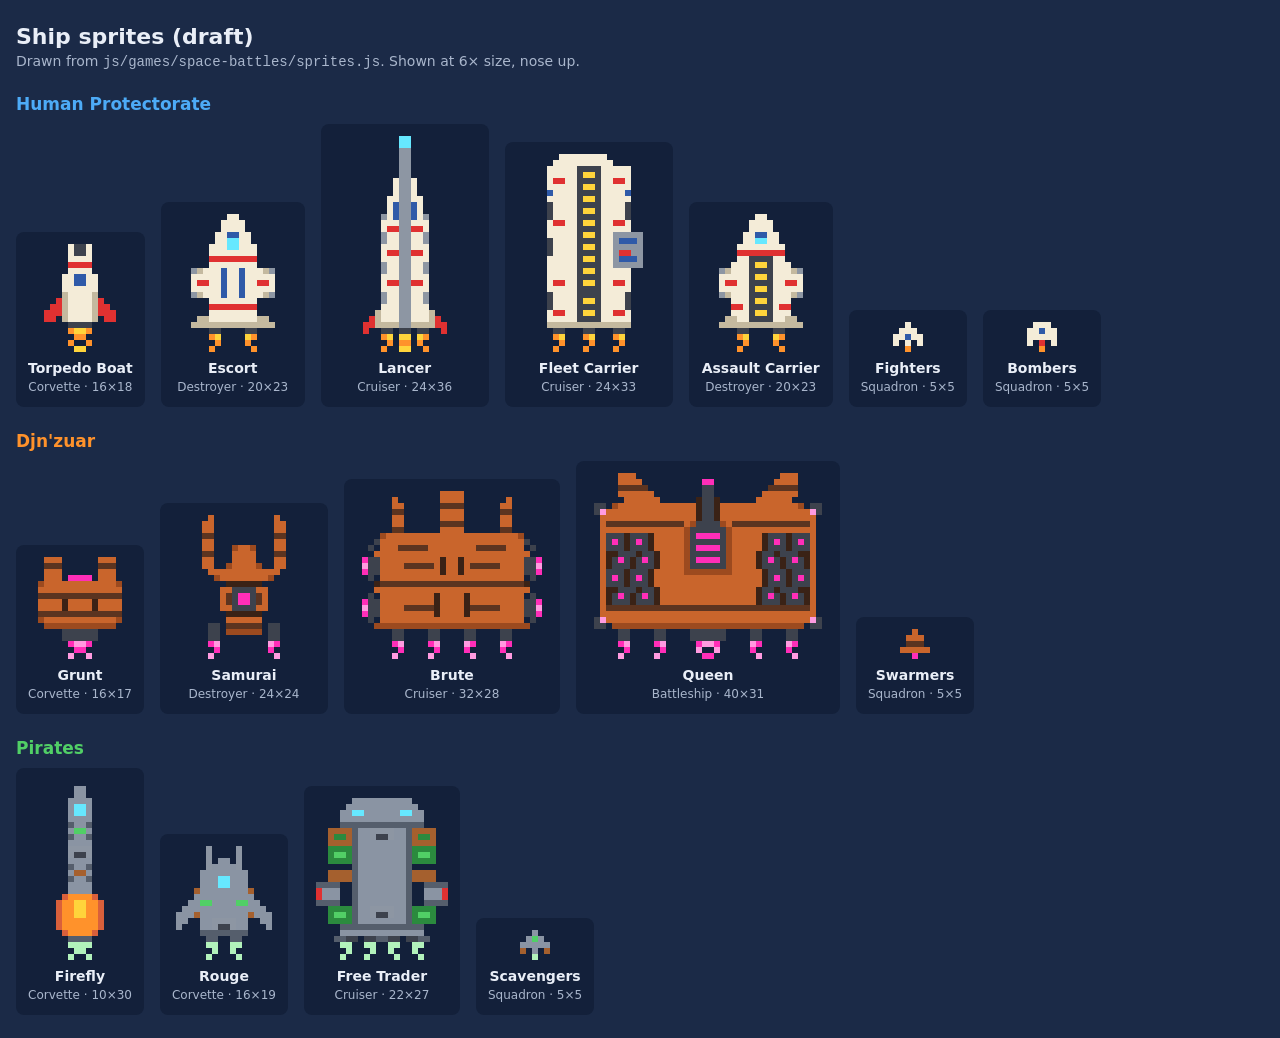
<file: docs/ship-sprites.html>
<!doctype html>
<html lang="en">
<head>
<meta charset="utf-8">
<meta name="viewport" content="width=device-width, initial-scale=1">
<title>Ship Sprites</title>
<style>
  body { margin: 0; padding: 24px 16px; background: #1b2a47; color: #e9eef7;
         font-family: system-ui, sans-serif; }
  h1 { margin: 0 0 4px; font-size: 22px; }
  p.note { margin: 0 0 20px; color: #a9b6cc; font-size: 14px; }
  h2 { font-size: 17px; margin: 24px 0 10px; }
  .row { display: flex; flex-wrap: wrap; gap: 16px; align-items: flex-end; }
  .card { background: #13203a; border-radius: 8px; padding: 12px; text-align: center; }
  .card canvas { display: block; margin: 0 auto 8px; image-rendering: pixelated; }
  .card b { display: block; font-size: 14px; }
  .card span { font-size: 12px; color: #a9b6cc; }
  .prot h2 { color: #4dabf7; } .djn h2 { color: #ff922b; } .pir h2 { color: #51cf66; }
</style>
</head>
<body>
<h1>Ship sprites (draft)</h1>
<p class="note">Drawn from <code>js/games/space-battles/sprites.js</code>. Shown at 6× size, nose up.</p>
<div class="prot"><h2>Human Protectorate</h2><div class="row" id="prot"></div></div>
<div class="djn"><h2>Djn'zuar</h2><div class="row" id="djn"></div></div>
<div class="pir"><h2>Pirates</h2><div class="row" id="pir"></div></div>
<script type="module">
  import { SPRITES, drawSprite } from '../js/games/space-battles/sprites.js';
  const groups = {
    prot: [['torpedoBoat', 'Torpedo Boat', 'Corvette'], ['escort', 'Escort', 'Destroyer'],
           ['lancer', 'Lancer', 'Cruiser'], ['strikeCarrier', 'Fleet Carrier', 'Cruiser'], ['assaultCarrier', 'Assault Carrier', 'Destroyer'],
           ['fighters', 'Fighters', 'Squadron'], ['bombers', 'Bombers', 'Squadron']],
    djn: [['grunt', 'Grunt', 'Corvette'], ['samurai', 'Samurai', 'Destroyer'],
          ['brute', 'Brute', 'Cruiser'], ['queen', 'Queen', 'Battleship'],
          ['swarmers', 'Swarmers', 'Squadron']],
    pir: [['firefly', 'Firefly', 'Corvette'], ['rouge', 'Rouge', 'Corvette'], ['freeTrader', 'Free Trader', 'Cruiser'],
          ['scavengers', 'Scavengers', 'Squadron']],
  };
  const SCALE = 6;
  for (const [el, list] of Object.entries(groups)) {
    for (const [id, name, cls] of list) {
      const s = SPRITES[id];
      const cv = document.createElement('canvas');
      cv.width = s.w * SCALE; cv.height = s.h * SCALE;
      drawSprite(cv.getContext('2d'), id, 0, 0, SCALE);
      const card = document.createElement('div');
      card.className = 'card';
      card.append(cv);
      card.insertAdjacentHTML('beforeend', `<b>${name}</b><span>${cls} · ${s.w}×${s.h}</span>`);
      document.getElementById(el).append(card);
    }
  }
</script>
</body>
</html>
</file>
